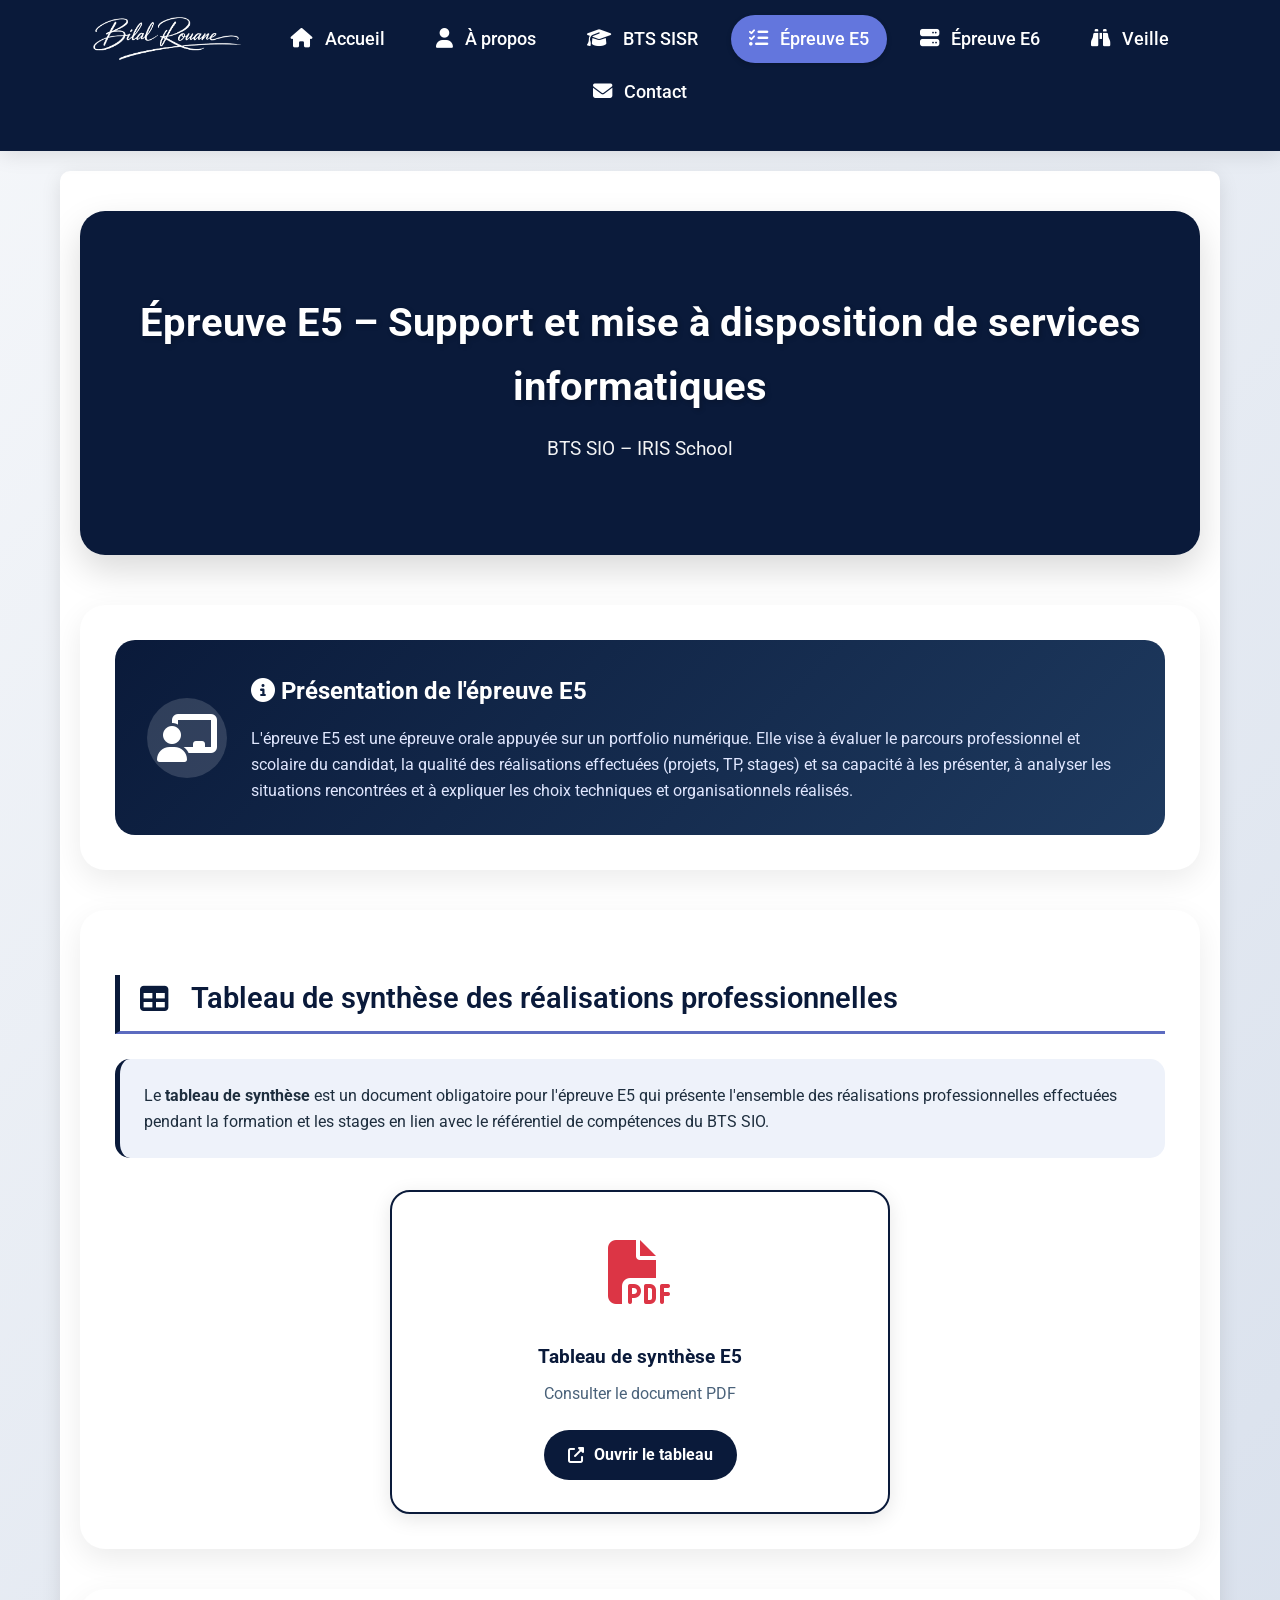
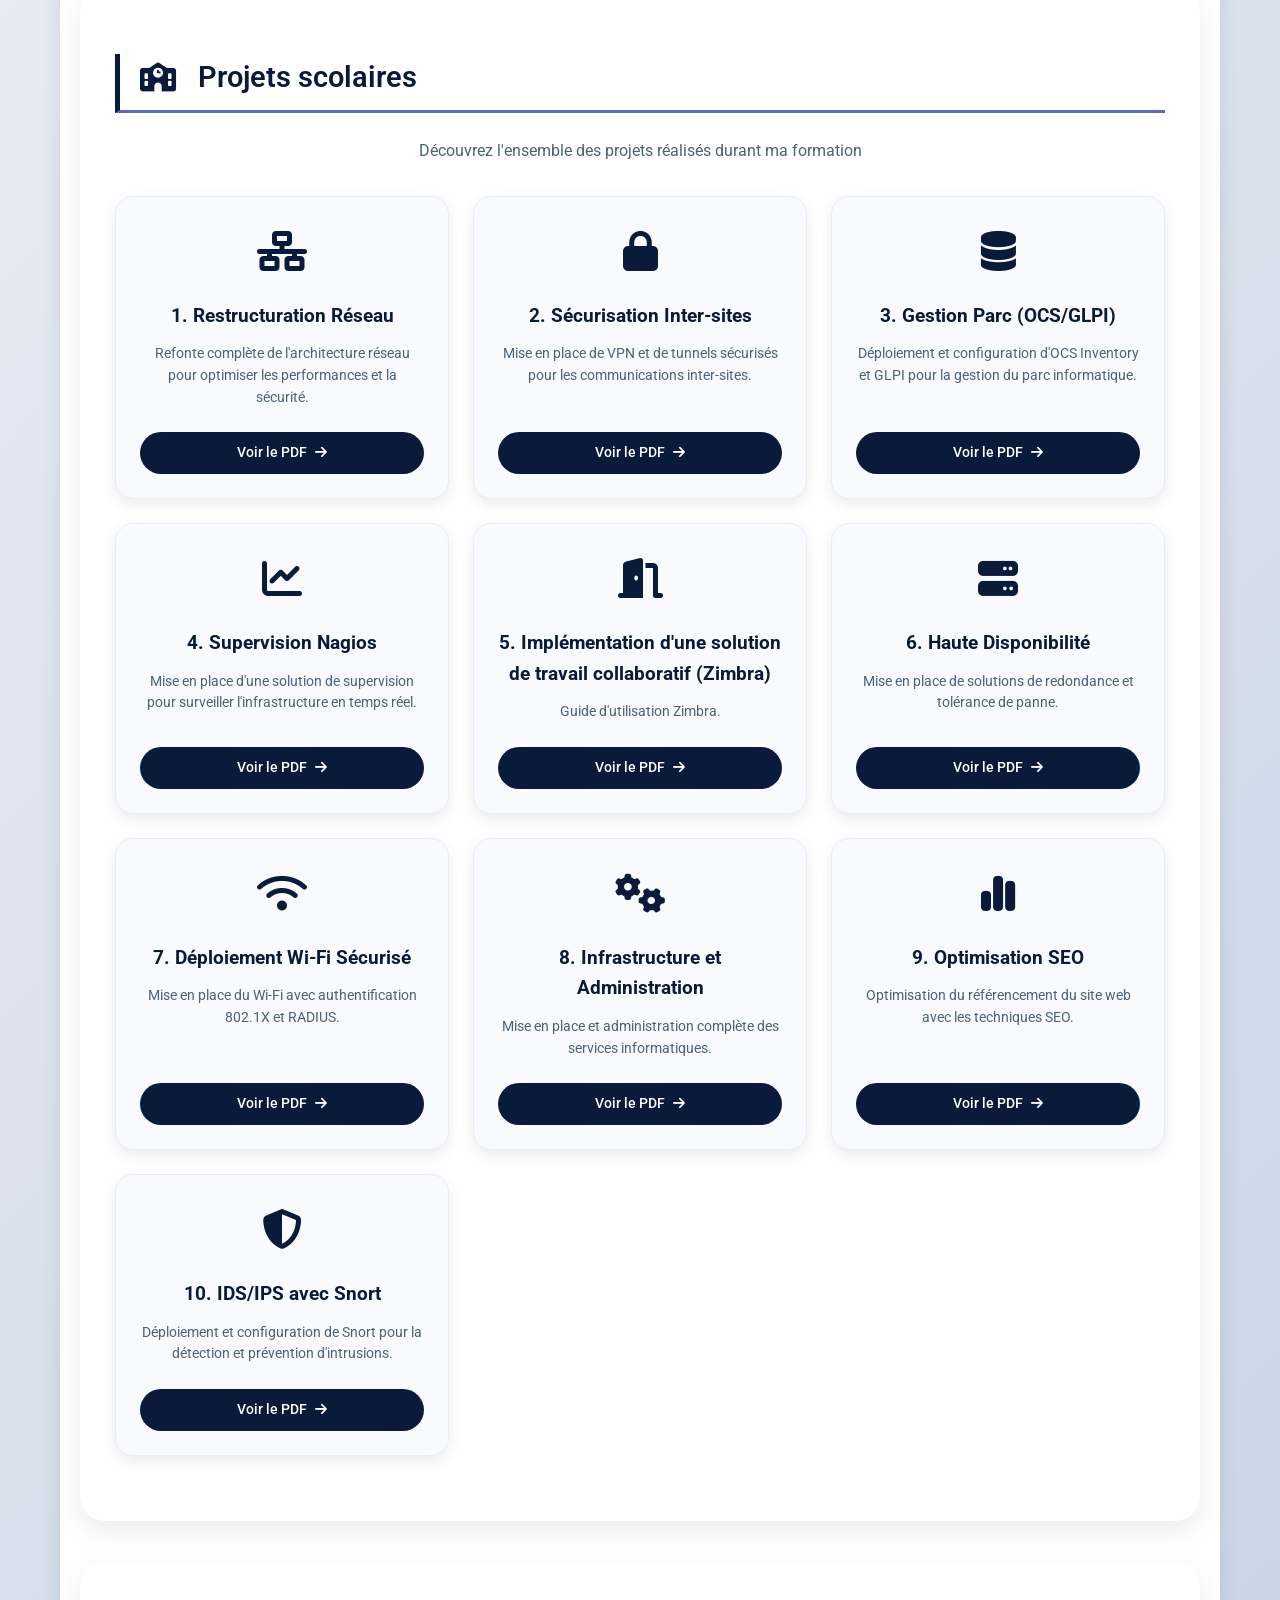
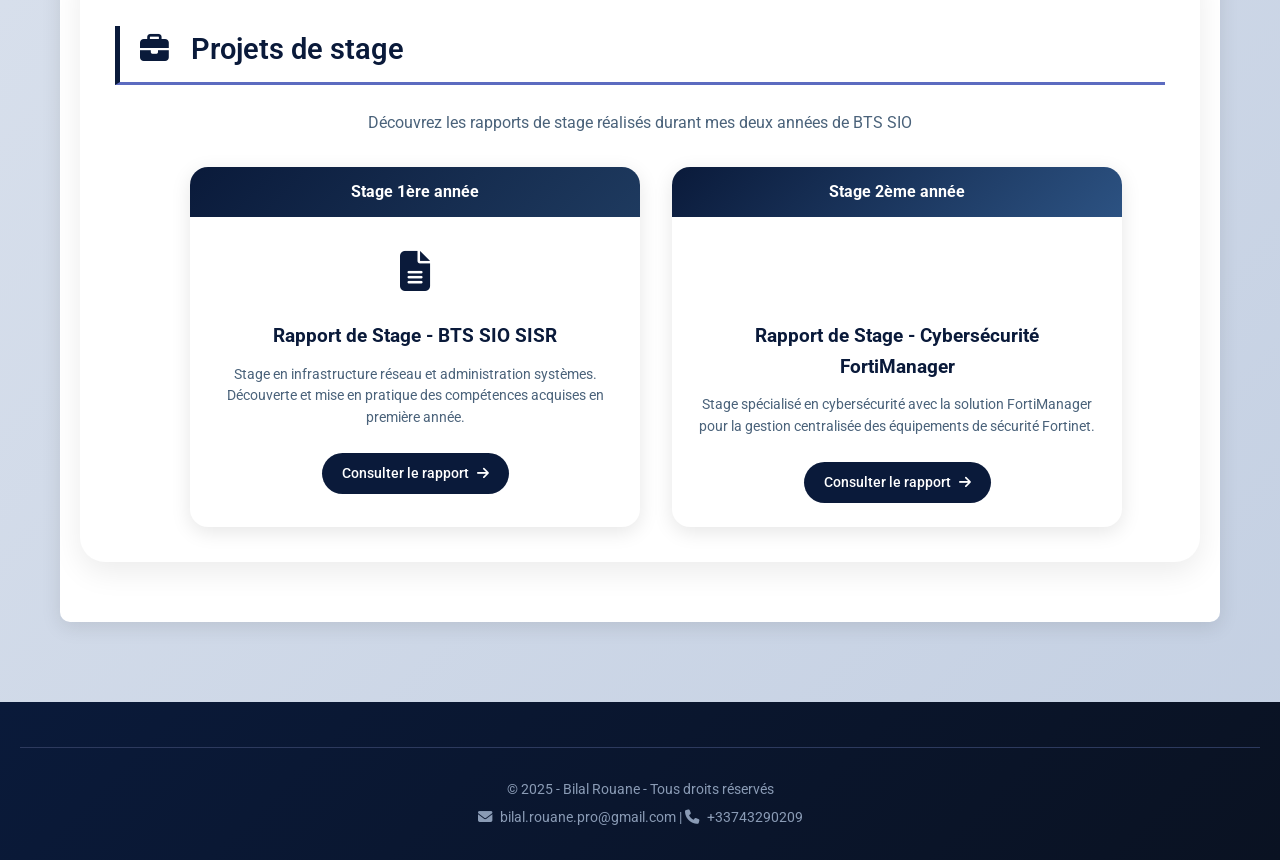
<file: e5.html>
<!DOCTYPE html>
<html lang="fr">
<head>
    <title>Épreuve E5 - Bilal Rouane</title>
    <link rel="stylesheet" href="CSS/index.css">
    <meta charset="utf-8">
    <meta name="viewport" content="width=device-width, initial-scale=1.0">
    <meta name="description" content="Épreuve E5 - Support et mise à disposition de services informatiques">
    
    <link rel="preconnect" href="https://fonts.googleapis.com">
    <link rel="preconnect" href="https://fonts.gstatic.com" crossorigin>
    <link href="https://fonts.googleapis.com/css2?family=Roboto:ital,wght@0,100..900;1,100..900&display=swap" rel="stylesheet">
    
    <link rel="icon" type="image/x-icon" href="Images/Photo pro.jpeg">
    <link rel="stylesheet" href="https://cdnjs.cloudflare.com/ajax/libs/font-awesome/6.4.0/css/all.min.css">
    
    <style>
        /* ===== STYLES GÉNÉRAUX ===== */
        * {
            margin: 0;
            padding: 0;
            box-sizing: border-box;
        }

        body {
            font-family: 'Roboto', sans-serif;
            background-color: #f0f2f8;
            color: #1a2a3a;
            line-height: 1.5;
        }

        .fond {
            background: linear-gradient(135deg, #f0f2f8 0%, #e8ecf5 100%);
            min-height: 100vh;
        }

        .contenu {
            max-width: 1400px;
            margin: 0 auto;
            padding: 20px;
        }

        /* ===== HEADER & NAVIGATION ===== */
        header {
            background: linear-gradient(135deg, #0a1a3a 0%, #0a1a3a 100%);
            box-shadow: 0 4px 20px rgba(0,0,0,0.1);
            position: sticky;
            top: 0;
            z-index: 100;
        }

        .menu {
            display: flex;
            justify-content: center;
            align-items: center;
            list-style: none;
            padding: 15px 20px;
            max-width: 1400px;
            margin: 0 auto;
            flex-wrap: wrap;
            gap: 5px;
        }

        .menu li {
            margin: 0 5px;
        }

        .menu li a {
            color: #ffffff;
            text-decoration: none;
            padding: 10px 18px;
            border-radius: 30px;
            font-weight: 500;
            transition: all 0.3s ease;
            display: inline-block;
        }

        .menu li a:hover {
            background-color: rgba(255,255,255,0.2);
            transform: translateY(-2px);
        }

        .nav-link.active {
            background: #0a1a3a;
            color: white;
            border-radius: 30px;
        }

        .logo img {
            height: 45px;
            vertical-align: middle;
        }

        /* ===== BANNIÈRE BLEU FONCÉ - TEXTE BLANC ===== */
        #titre-e5 {
            text-align: center;
            margin-bottom: 50px;
            padding: 50px 30px;
            background: #0a1a3a;
            background: linear-gradient(135deg, #0a1a3a 0%, #0a1a3a 100%);
            border-radius: 25px;
            color: white;
            box-shadow: 0 15px 35px rgba(0,0,0,0.15);
        }

        .page-titre {
            font-size: 2.5rem;
            margin-bottom: 15px;
            font-weight: 700;
            color: white;
            text-shadow: 2px 2px 5px rgba(0,0,0,0.2);
        }

        .page-sous-titre {
            font-size: 1.2rem;
            opacity: 0.95;
            color: white;
        }

        /* ===== SECTIONS ===== */
        .section-e5 {
            background: white;
            border-radius: 25px;
            padding: 35px;
            margin-bottom: 40px;
            box-shadow: 0 10px 30px rgba(0,0,0,0.08);
            transition: transform 0.3s ease;
        }

        .section-e5:hover {
            transform: translateY(-3px);
        }

        .section_titres {
            font-size: 1.8rem;
            color: #0a1a3a;
            border-left: 5px solid #0a1a3a;
            padding-left: 20px;
            margin-bottom: 25px;
            font-weight: 600;
        }

        .section_titres i {
            color: #0a1a3a;
            margin-right: 12px;
        }

        .section-description {
            text-align: center;
            color: #4a627a;
            margin-bottom: 2rem;
            font-size: 1rem;
        }

        /* ===== CARTE D'INTRODUCTION ===== */
        .intro-card {
            display: flex;
            gap: 1.5rem;
            background: linear-gradient(135deg, #0a1a3a 0%, #1e3a5f 100%);
            border-radius: 20px;
            padding: 2rem;
            margin-bottom: 0;
            color: white;
            align-items: center;
            flex-wrap: wrap;
        }

        .intro-icon {
            font-size: 3rem;
            background: rgba(255,255,255,0.15);
            width: 80px;
            height: 80px;
            display: flex;
            align-items: center;
            justify-content: center;
            border-radius: 50%;
        }

        .intro-text {
            flex: 1;
        }

        .intro-text h2 {
            margin-bottom: 1rem;
            font-size: 1.5rem;
            color: white;
        }

        .intro-text h2 i {
            color: white;
        }

        .intro-text p {
            line-height: 1.6;
            font-size: 1rem;
            color: #e0e7ff;
        }

        /* ===== TABLEAU DE SYNTHÈSE ===== */
        .synthese-intro {
            background: #eef2fa;
            padding: 1.5rem;
            border-radius: 15px;
            margin-bottom: 2rem;
            border-left: 5px solid #0a1a3a;
        }

        .synthese-intro p {
            margin: 0;
            line-height: 1.6;
            color: #1e2e3e;
        }

        .synthese-container {
            display: flex;
            justify-content: center;
        }

        .synthese-card-link {
            text-decoration: none;
            width: 100%;
            max-width: 500px;
        }

        .synthese-card {
            background: white;
            border-radius: 20px;
            padding: 2rem;
            text-align: center;
            box-shadow: 0 5px 20px rgba(0,0,0,0.1);
            transition: transform 0.3s ease, box-shadow 0.3s ease;
            border: 2px solid #0a1a3a;
        }

        .synthese-card:hover {
            transform: translateY(-5px);
            box-shadow: 0 15px 30px rgba(0,0,0,0.15);
        }

        .synthese-icon {
            font-size: 4rem;
            color: #dc3545;
            margin-bottom: 1rem;
        }

        .synthese-content h3 {
            color: #0a1a3a;
            margin-bottom: 0.5rem;
        }

        .synthese-content p {
            color: #4a627a;
            margin-bottom: 1.5rem;
        }

        .btn-synthese {
            display: inline-flex;
            align-items: center;
            gap: 10px;
            background: #0a1a3a;
            color: white;
            padding: 12px 24px;
            border-radius: 30px;
            font-weight: bold;
            transition: background 0.3s;
        }

        .btn-synthese:hover {
            background: #1e3a5f;
        }

        /* ===== GRILLE PROJETS ===== */
        .realisations-grid {
            display: grid;
            grid-template-columns: repeat(auto-fill, minmax(300px, 1fr));
            gap: 1.5rem;
        }

        .realisation-card-link {
            text-decoration: none;
            color: inherit;
        }

        .realisation-card {
            background: #f8fafd;
            border-radius: 18px;
            padding: 1.5rem;
            text-align: center;
            box-shadow: 0 5px 15px rgba(0,0,0,0.08);
            transition: transform 0.3s ease, box-shadow 0.3s ease;
            height: 100%;
            display: flex;
            flex-direction: column;
            border: 1px solid #e8edf5;
        }

        .realisation-card:hover {
            transform: translateY(-5px);
            box-shadow: 0 10px 25px rgba(0,0,0,0.12);
            border-color: #0a1a3a;
        }

        .realisation-icon {
            font-size: 2.5rem;
            color: #0a1a3a;
            margin-bottom: 1rem;
        }

        .realisation-card h3 {
            font-size: 1.2rem;
            margin-bottom: 0.75rem;
            color: #0a1a3a;
        }

        .realisation-card p {
            color: #4a627a;
            font-size: 0.9rem;
            line-height: 1.5;
            margin-bottom: 1.5rem;
            flex: 1;
        }

        .btn-pdf {
            display: inline-flex;
            align-items: center;
            justify-content: center;
            gap: 8px;
            background: #0a1a3a;
            color: white;
            padding: 10px 20px;
            border-radius: 25px;
            font-size: 0.85rem;
            font-weight: 500;
            transition: background 0.3s;
        }

        .btn-pdf:hover {
            background: #1e3a5f;
        }

        /* ===== STAGES ===== */
        .stages-container {
            display: flex;
            gap: 2rem;
            justify-content: center;
            flex-wrap: wrap;
        }

        .stage-card {
            text-decoration: none;
            color: inherit;
            flex: 1;
            min-width: 300px;
            max-width: 450px;
            border-radius: 18px;
            overflow: hidden;
            box-shadow: 0 5px 20px rgba(0,0,0,0.1);
            transition: transform 0.3s ease, box-shadow 0.3s ease;
            background: white;
        }

        .stage-card:hover {
            transform: translateY(-5px);
            box-shadow: 0 15px 30px rgba(0,0,0,0.15);
        }

        .stage-badge {
            padding: 12px 20px;
            font-weight: bold;
            text-align: center;
            font-size: 1rem;
        }

        .stage-1 .stage-badge {
            background: linear-gradient(135deg, #0a1a3a 0%, #1e3a5f 100%);
            color: white;
        }

        .stage-2 .stage-badge {
            background: linear-gradient(135deg, #0a1a3a 0%, #2c5282 100%);
            color: white;
        }

        .stage-content {
            padding: 1.5rem;
            text-align: center;
        }

        .stage-icon {
            font-size: 2.5rem;
            margin-bottom: 1rem;
        }

        .stage-1 .stage-icon { color: #0a1a3a; }
        .stage-2 .stage-icon { color: #0a1a3a; }

        .stage-card h3 {
            font-size: 1.2rem;
            margin-bottom: 0.75rem;
            color: #0a1a3a;
        }

        .stage-card p {
            color: #4a627a;
            font-size: 0.9rem;
            line-height: 1.5;
            margin-bottom: 1.5rem;
        }

        .btn-stage {
            display: inline-flex;
            align-items: center;
            justify-content: center;
            gap: 8px;
            background: #0a1a3a;
            color: white;
            padding: 10px 20px;
            border-radius: 25px;
            font-size: 0.85rem;
            font-weight: 500;
            transition: background 0.3s;
        }

        .stage-card:hover .btn-stage {
            background: #1e3a5f;
        }

        /* ===== FOOTER ===== */
        footer {
            background: linear-gradient(135deg, #0a1a3a, #0a1222);
            color: #e0e7ff;
            margin-top: 60px;
            padding: 45px 20px 25px;
        }

        .footer-bas {
            text-align: center;
            padding-top: 25px;
            border-top: 1px solid #2d3a5e;
            max-width: 1400px;
            margin: 0 auto;
        }

        .copyright p {
            color: #8a9bb5;
            margin: 5px 0;
        }

        /* ===== RESPONSIVE ===== */
        @media (max-width: 768px) {
            .page-titre {
                font-size: 1.8rem;
            }
            .section-e5 {
                padding: 20px;
            }
            .section_titres {
                font-size: 1.4rem;
            }
            .intro-card {
                flex-direction: column;
                text-align: center;
            }
            .realisations-grid {
                grid-template-columns: 1fr;
            }
            .stages-container {
                flex-direction: column;
                align-items: center;
            }
            .synthese-container {
                padding: 0 1rem;
            }
            .menu {
                flex-direction: column;
                gap: 8px;
            }
            .menu li a {
                display: block;
                width: 100%;
                text-align: center;
            }
        }
    </style>
</head>
<body class="fond">

    <header>
        <nav id="navigation" aria-label="Navigation principale">
            <ul class="menu">
                <li class="logo"><img src="Images/signature.png" id="signature" alt="Signature Bilal Rouane"></li>
                <li><a href="index.html" class="nav-link"><i class="fas fa-home"></i> Accueil</a></li>
                <li><a href="apropos.html" class="nav-link"><i class="fas fa-user"></i> À propos</a></li>
                <li><a href="btssisr.html" class="nav-link"><i class="fas fa-graduation-cap"></i> BTS SISR</a></li>
                <li><a href="e5.html" class="nav-link active"><i class="fas fa-tasks"></i> Épreuve E5</a></li>
                <li><a href="e6.html" class="nav-link"><i class="fas fa-server"></i> Épreuve E6</a></li>
                <li><a href="veille.html" class="nav-link"><i class="fas fa-binoculars"></i> Veille</a></li>
                <li><a href="contact.html" class="nav-link"><i class="fas fa-envelope"></i> Contact</a></li>
            </ul>
        </nav>
        <span id="saut_separateur"></span>
    </header>

    <main>
        <div class="contenu">
            <span id="saut_menu"></span>
            
            <!-- Titre principal - BANNIÈRE BLEU FONCÉ -->
            <section id="titre-e5">
                <h1 class="page-titre">Épreuve E5 – Support et mise à disposition de services informatiques</h1>
                <p class="page-sous-titre">BTS SIO – IRIS School</p>
            </section>

            <!-- Introduction de l'épreuve E5 -->
            <section id="introduction-e5" class="section-e5">
                <div class="intro-card">
                    <div class="intro-icon">
                        <i class="fas fa-chalkboard-user"></i>
                    </div>
                    <div class="intro-text">
                        <h2><i class="fas fa-info-circle"></i> Présentation de l'épreuve E5</h2>
                        <p>L'épreuve E5 est une épreuve orale appuyée sur un portfolio numérique. Elle vise à évaluer le parcours professionnel et scolaire du candidat, la qualité des réalisations effectuées (projets, TP, stages) et sa capacité à les présenter, à analyser les situations rencontrées et à expliquer les choix techniques et organisationnels réalisés.</p>
                    </div>
                </div>
            </section>

            <!-- Tableau de synthèse (PREMIER) -->
            <section id="tableau-synthese" class="section-e5">
                <h2 class="section_titres"><i class="fas fa-table"></i> Tableau de synthèse des réalisations professionnelles</h2>
                
                <div class="synthese-intro">
                    <p>Le <strong>tableau de synthèse</strong> est un document obligatoire pour l'épreuve E5 qui présente l'ensemble des réalisations professionnelles effectuées pendant la formation et les stages en lien avec le référentiel de compétences du BTS SIO.</p>
                </div>

                <div class="synthese-container">
                    <a href="projet/synthese.pdf" target="_blank" class="synthese-card-link">
                        <div class="synthese-card">
                            <div class="synthese-icon">
                                <i class="fas fa-file-pdf"></i>
                            </div>
                            <div class="synthese-content">
                                <h3>Tableau de synthèse E5</h3>
                                <p>Consulter le document PDF</p>
                                <div class="btn-synthese">
                                    <i class="fas fa-external-link-alt"></i> Ouvrir le tableau
                                </div>
                            </div>
                        </div>
                    </a>
                </div>
            </section>

            <!-- Projets scolaires -->
            <section id="projets-scolaires" class="section-e5">
                <h2 class="section_titres"><i class="fas fa-school"></i> Projets scolaires</h2>
                <p class="section-description">Découvrez l'ensemble des projets réalisés durant ma formation</p>
                
                <div class="realisations-grid">
                    <a href="projet/Restructuration de l'infrastructure.pdf" target="_blank" class="realisation-card-link">
                        <div class="realisation-card">
                            <div class="realisation-icon"><i class="fas fa-network-wired"></i></div>
                            <h3>1. Restructuration Réseau</h3>
                            <p>Refonte complète de l'architecture réseau pour optimiser les performances et la sécurité.</p>
                            <div class="btn-pdf">Voir le PDF <i class="fas fa-arrow-right"></i></div>
                        </div>
                    </a>

                    <a href="projet/Sécurisation des communication entre sites.pdf" target="_blank" class="realisation-card-link">
                        <div class="realisation-card">
                            <div class="realisation-icon"><i class="fas fa-lock"></i></div>
                            <h3>2. Sécurisation Inter-sites</h3>
                            <p>Mise en place de VPN et de tunnels sécurisés pour les communications inter-sites.</p>
                            <div class="btn-pdf">Voir le PDF <i class="fas fa-arrow-right"></i></div>
                        </div>
                    </a>

                    <a href="projet/Gestion et administration.pdf" target="_blank" class="realisation-card-link">
                        <div class="realisation-card">
                            <div class="realisation-icon"><i class="fas fa-database"></i></div>
                            <h3>3. Gestion Parc (OCS/GLPI)</h3>
                            <p>Déploiement et configuration d'OCS Inventory et GLPI pour la gestion du parc informatique.</p>
                            <div class="btn-pdf">Voir le PDF <i class="fas fa-arrow-right"></i></div>
                        </div>
                    </a>

                    <a href="projet/Supervision de l'infrastructure.pdf" target="_blank" class="realisation-card-link">
                        <div class="realisation-card">
                            <div class="realisation-icon"><i class="fas fa-chart-line"></i></div>
                            <h3>4. Supervision Nagios</h3>
                            <p>Mise en place d'une solution de supervision pour surveiller l'infrastructure en temps réel.</p>
                            <div class="btn-pdf">Voir le PDF <i class="fas fa-arrow-right"></i></div>
                        </div>
                    </a>

                    <a href="projet/zimbra.pdf" target="_blank" class="realisation-card-link">
                        <div class="realisation-card">
                            <div class="realisation-icon"><i class="fas fa-door-open"></i></div>
                            <h3>5. Implémentation d'une solution de travail collaboratif (Zimbra)</h3>
                            <p>Guide d'utilisation Zimbra.</p>
                            <div class="btn-pdf">Voir le PDF <i class="fas fa-arrow-right"></i></div>
                        </div>
                    </a>

                    <a href="projet/Redondance et tolérance de panne.pdf" target="_blank" class="realisation-card-link">
                        <div class="realisation-card">
                            <div class="realisation-icon"><i class="fas fa-server"></i></div>
                            <h3>6. Haute Disponibilité</h3>
                            <p>Mise en place de solutions de redondance et tolérance de panne.</p>
                            <div class="btn-pdf">Voir le PDF <i class="fas fa-arrow-right"></i></div>
                        </div>

                    <a href="projet/Mise en place du Wi-Fi.pdf" target="_blank" class="realisation-card-link">
                        <div class="realisation-card">
                            <div class="realisation-icon"><i class="fas fa-wifi"></i></div>
                            <h3>7. Déploiement Wi-Fi Sécurisé</h3>
                            <p>Mise en place du Wi-Fi avec authentification 802.1X et RADIUS.</p>
                            <div class="btn-pdf">Voir le PDF <i class="fas fa-arrow-right"></i></div>
                        </div>
                    </a>

                    <a href="projet/Mise en place et administration des services informatiques.pdf" target="_blank" class="realisation-card-link">
                        <div class="realisation-card">
                            <div class="realisation-icon"><i class="fas fa-cogs"></i></div>
                            <h3>8. Infrastructure et Administration</h3>
                            <p>Mise en place et administration complète des services informatiques.</p>
                            <div class="btn-pdf">Voir le PDF <i class="fas fa-arrow-right"></i></div>
                        </div>
                    </a>

                    <a href="projet/Optimiser le référencement.pdf" target="_blank" class="realisation-card-link">
                        <div class="realisation-card">
                            <div class="realisation-icon"><i class="fas fa-chart-simple"></i></div>
                            <h3>9. Optimisation SEO</h3>
                            <p>Optimisation du référencement du site web avec les techniques SEO.</p>
                            <div class="btn-pdf">Voir le PDF <i class="fas fa-arrow-right"></i></div>
                        </div>
                    </a>
                    <a href="projet/Sécurisation de l'infrastructure.pdf" target="_blank" class="realisation-card-link">
                        <div class="realisation-card">
                            <div class="realisation-icon"><i class="fas fa-shield-alt"></i></div>
                            <h3>10. IDS/IPS avec Snort</h3>
                            <p>Déploiement et configuration de Snort pour la détection et prévention d'intrusions.</p>
                            <div class="btn-pdf">Voir le PDF <i class="fas fa-arrow-right"></i></div>
                        
                </div>
            </section>

            <!-- Projets de stage -->
            <section id="stages" class="section-e5">
                <h2 class="section_titres"><i class="fas fa-briefcase"></i> Projets de stage</h2>
                <p class="section-description">Découvrez les rapports de stage réalisés durant mes deux années de BTS SIO</p>
                
                <div class="stages-container">
                    <a href="projet/stage 1 .pdf" target="_blank" class="stage-card stage-1">
                        <div class="stage-badge">Stage 1ère année</div>
                        <div class="stage-content">
                            <div class="stage-icon"><i class="fas fa-file-alt"></i></div>
                            <h3>Rapport de Stage - BTS SIO SISR</h3>
                            <p>Stage en infrastructure réseau et administration systèmes. Découverte et mise en pratique des compétences acquises en première année.</p>
                            <div class="btn-stage">Consulter le rapport <i class="fas fa-arrow-right"></i></div>
                        </div>
                    </a>

                    <a href="projet/stage 2 .pdf" target="_blank" class="stage-card stage-2">
                        <div class="stage-badge">Stage 2ème année</div>
                        <div class="stage-content">
                            <div class="stage-icon"><i class="fas fa-shield-haltered"></i></div>
                            <h3>Rapport de Stage - Cybersécurité FortiManager</h3>
                            <p>Stage spécialisé en cybersécurité avec la solution FortiManager pour la gestion centralisée des équipements de sécurité Fortinet.</p>
                            <div class="btn-stage">Consulter le rapport <i class="fas fa-arrow-right"></i></div>
                        </div>
                    </a>
                </div>
            </section>
        </div>
    </main>

    <footer>
        <div class="footer-bas">
            <div class="copyright">
                <p>© 2025 - Bilal Rouane - Tous droits réservés</p>
                <p><i class="fas fa-envelope"></i> bilal.rouane.pro@gmail.com | <i class="fas fa-phone"></i> +33743290209</p>
            </div>
        </div>
    </footer>

    <script>
        // Script pour mettre en surbrillance la page active
        document.addEventListener('DOMContentLoaded', function() {
            const currentPage = window.location.pathname.split('/').pop();
            const navLinks = document.querySelectorAll('.nav-link');
            
            navLinks.forEach(link => {
                if (link.getAttribute('href') === currentPage || 
                    (currentPage === '' && link.getAttribute('href') === 'index.html')) {
                    link.classList.add('active');
                } else {
                    link.classList.remove('active');
                }
            });
        });
    </script>
    
</body>
</html>
</file>
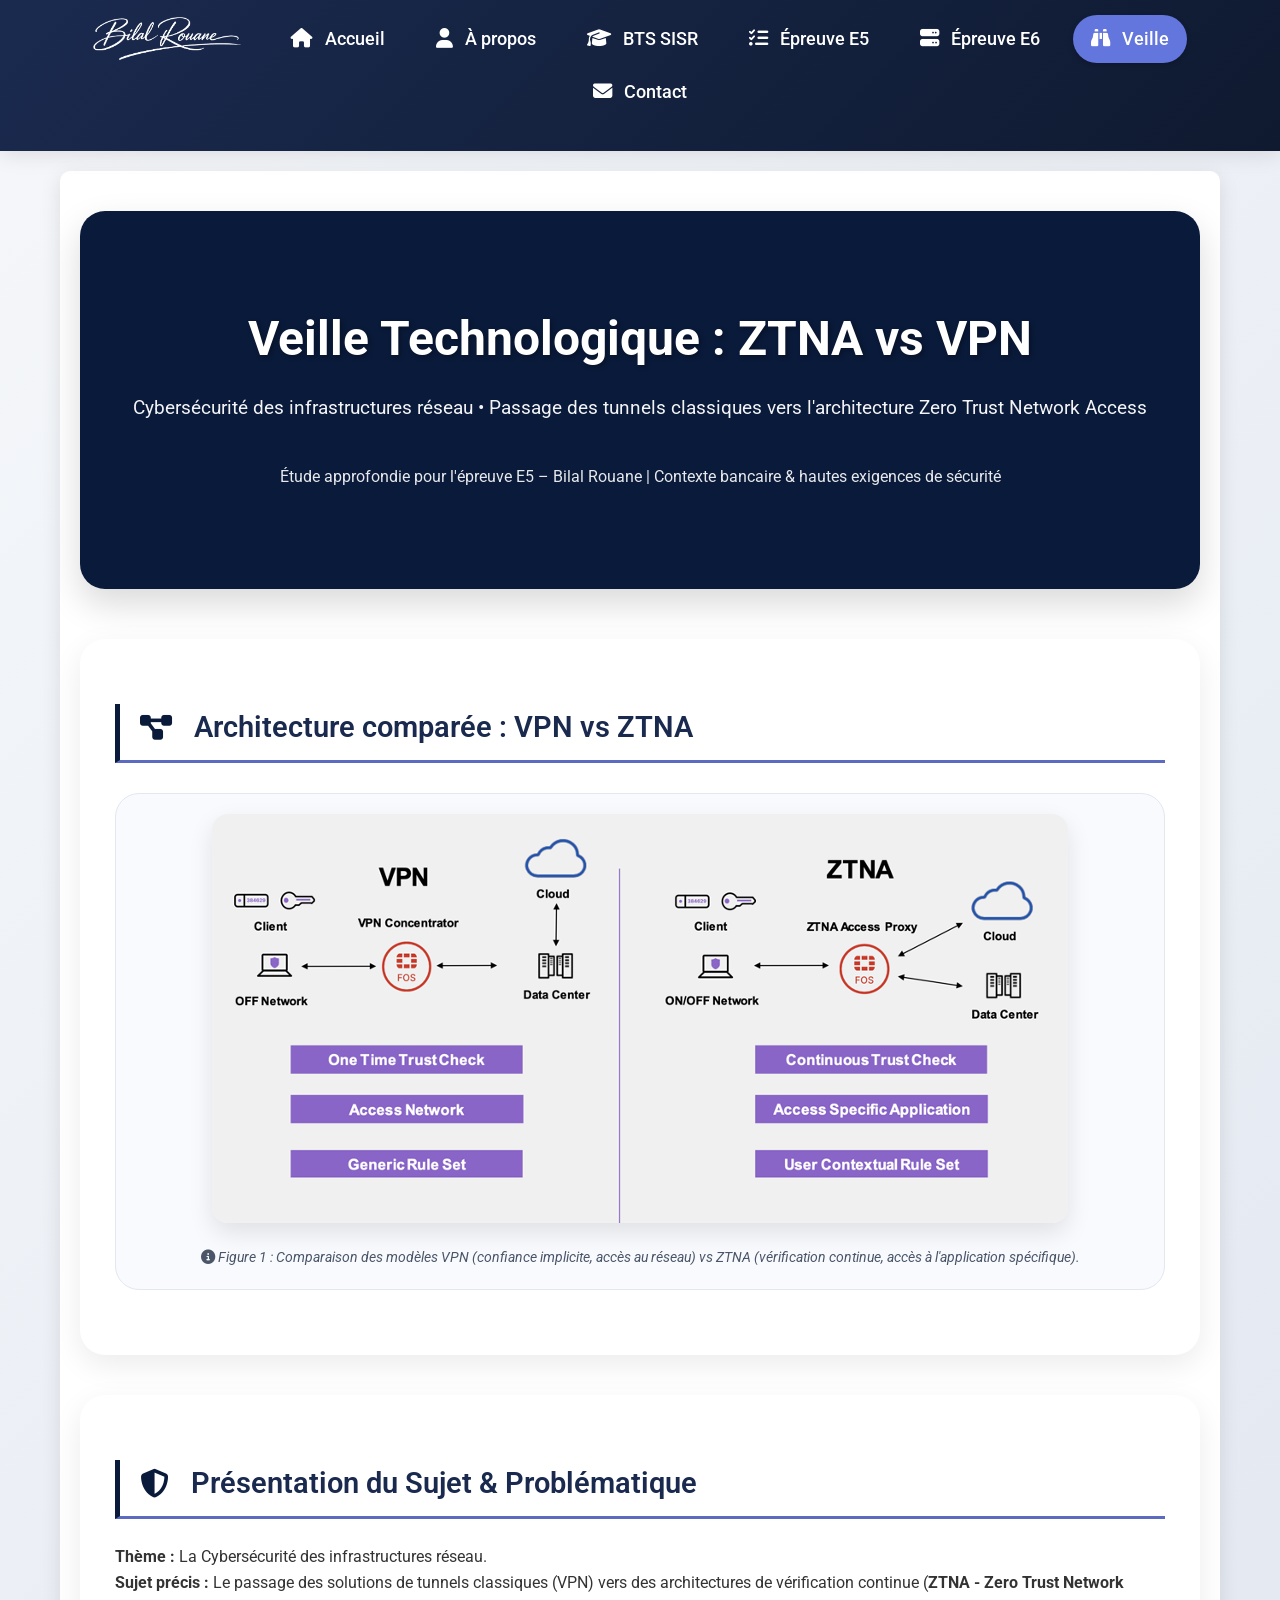
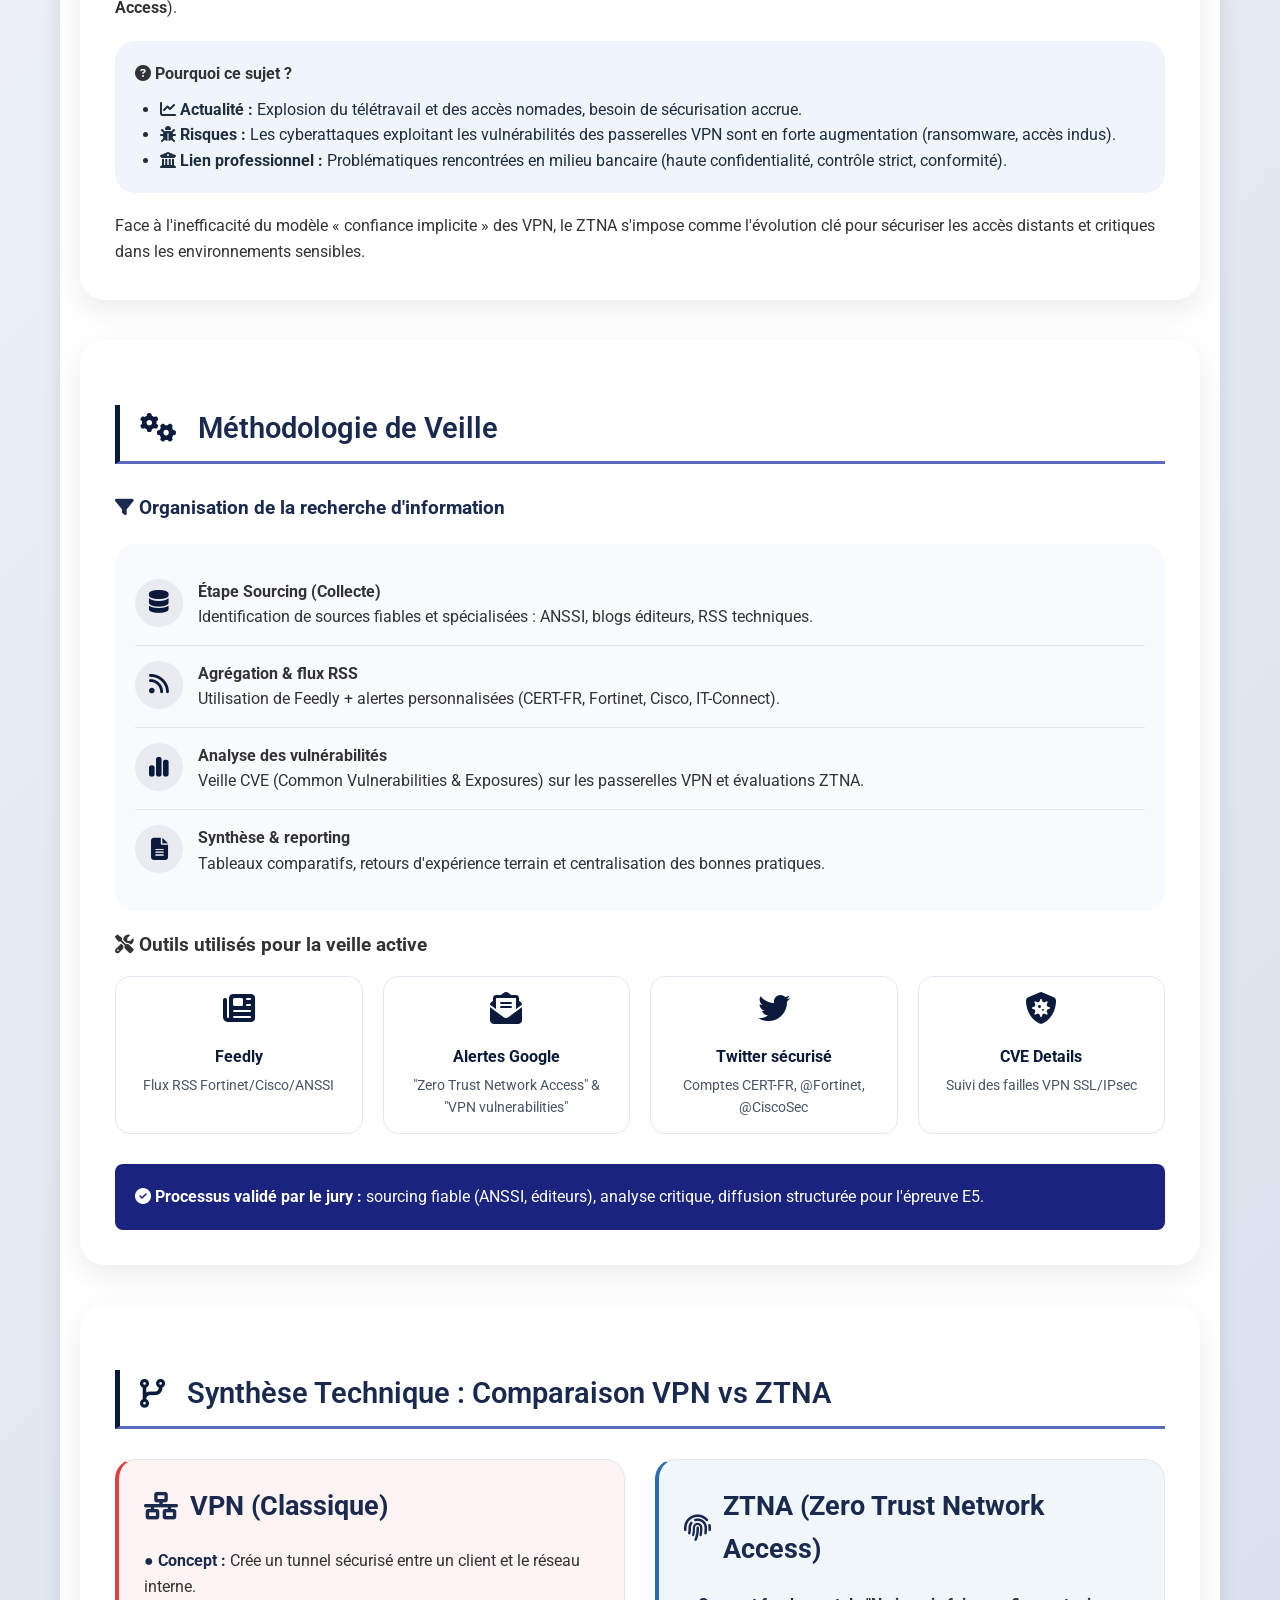
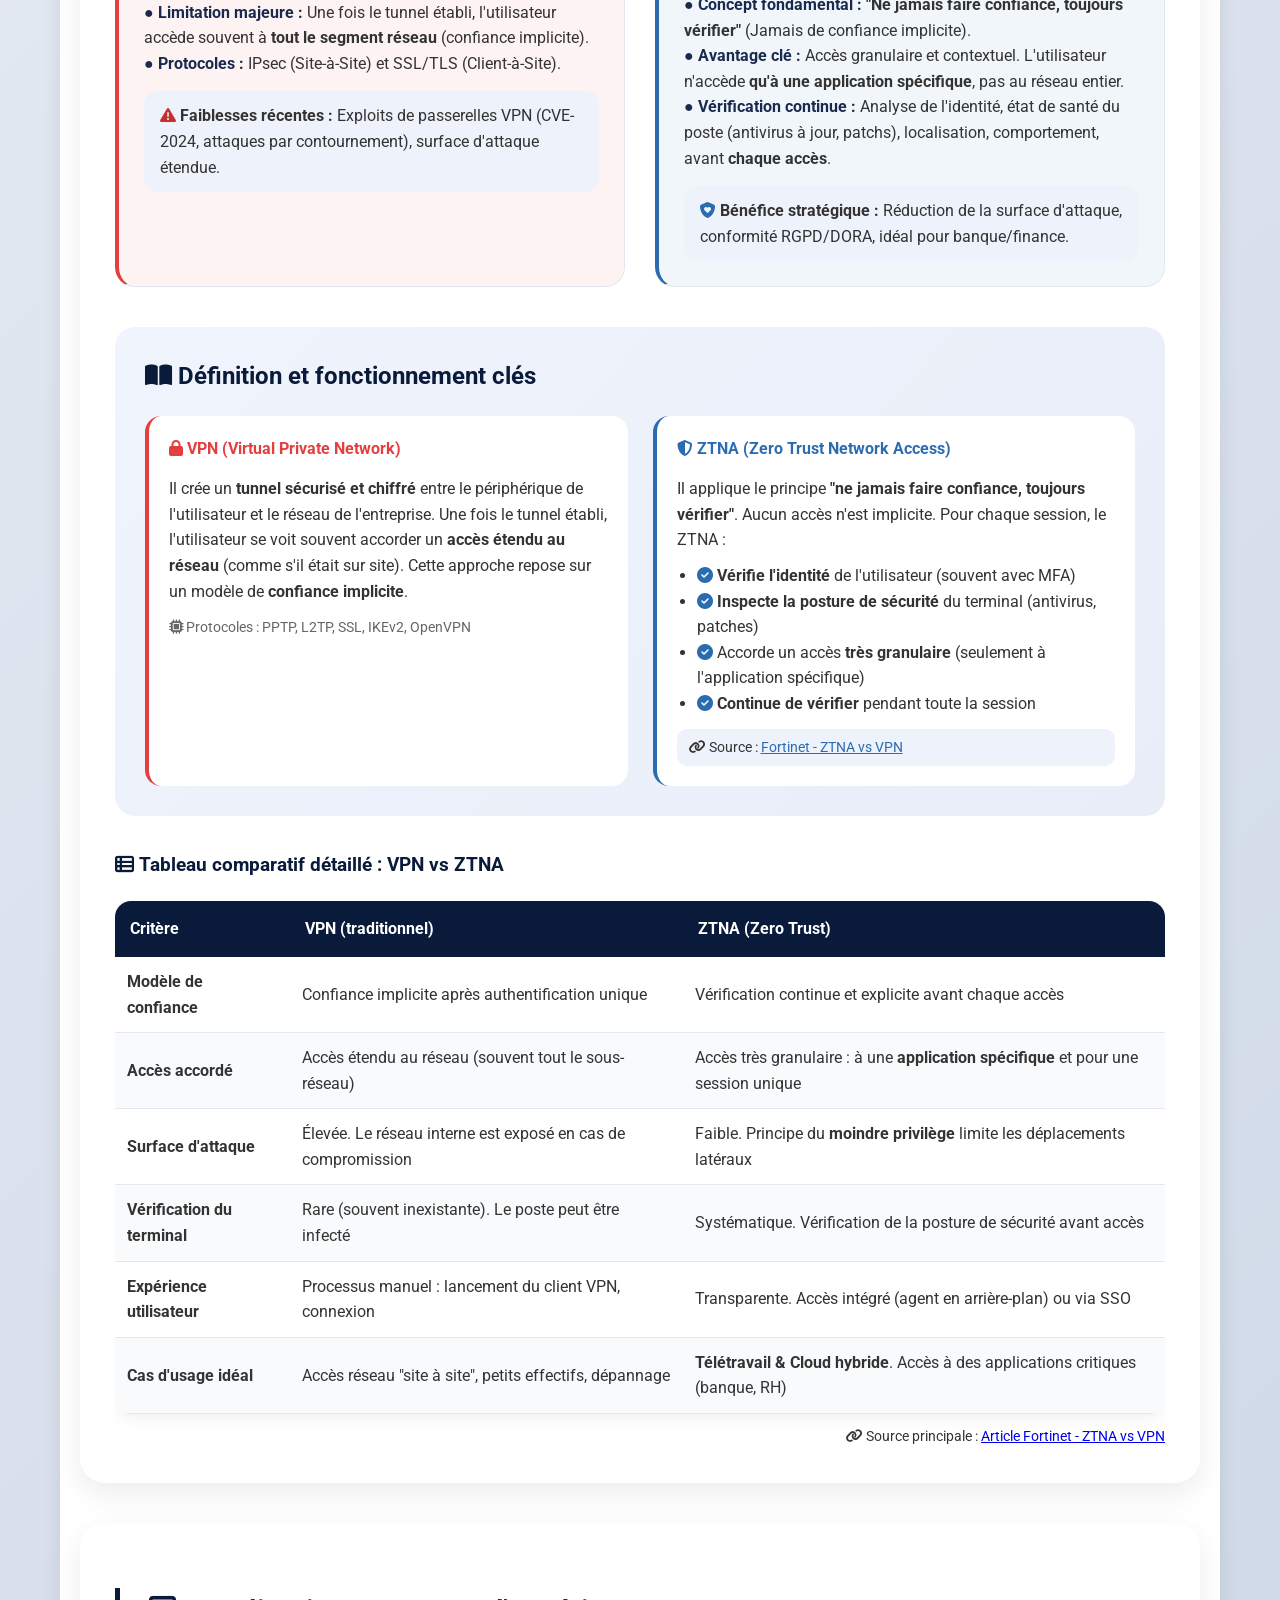
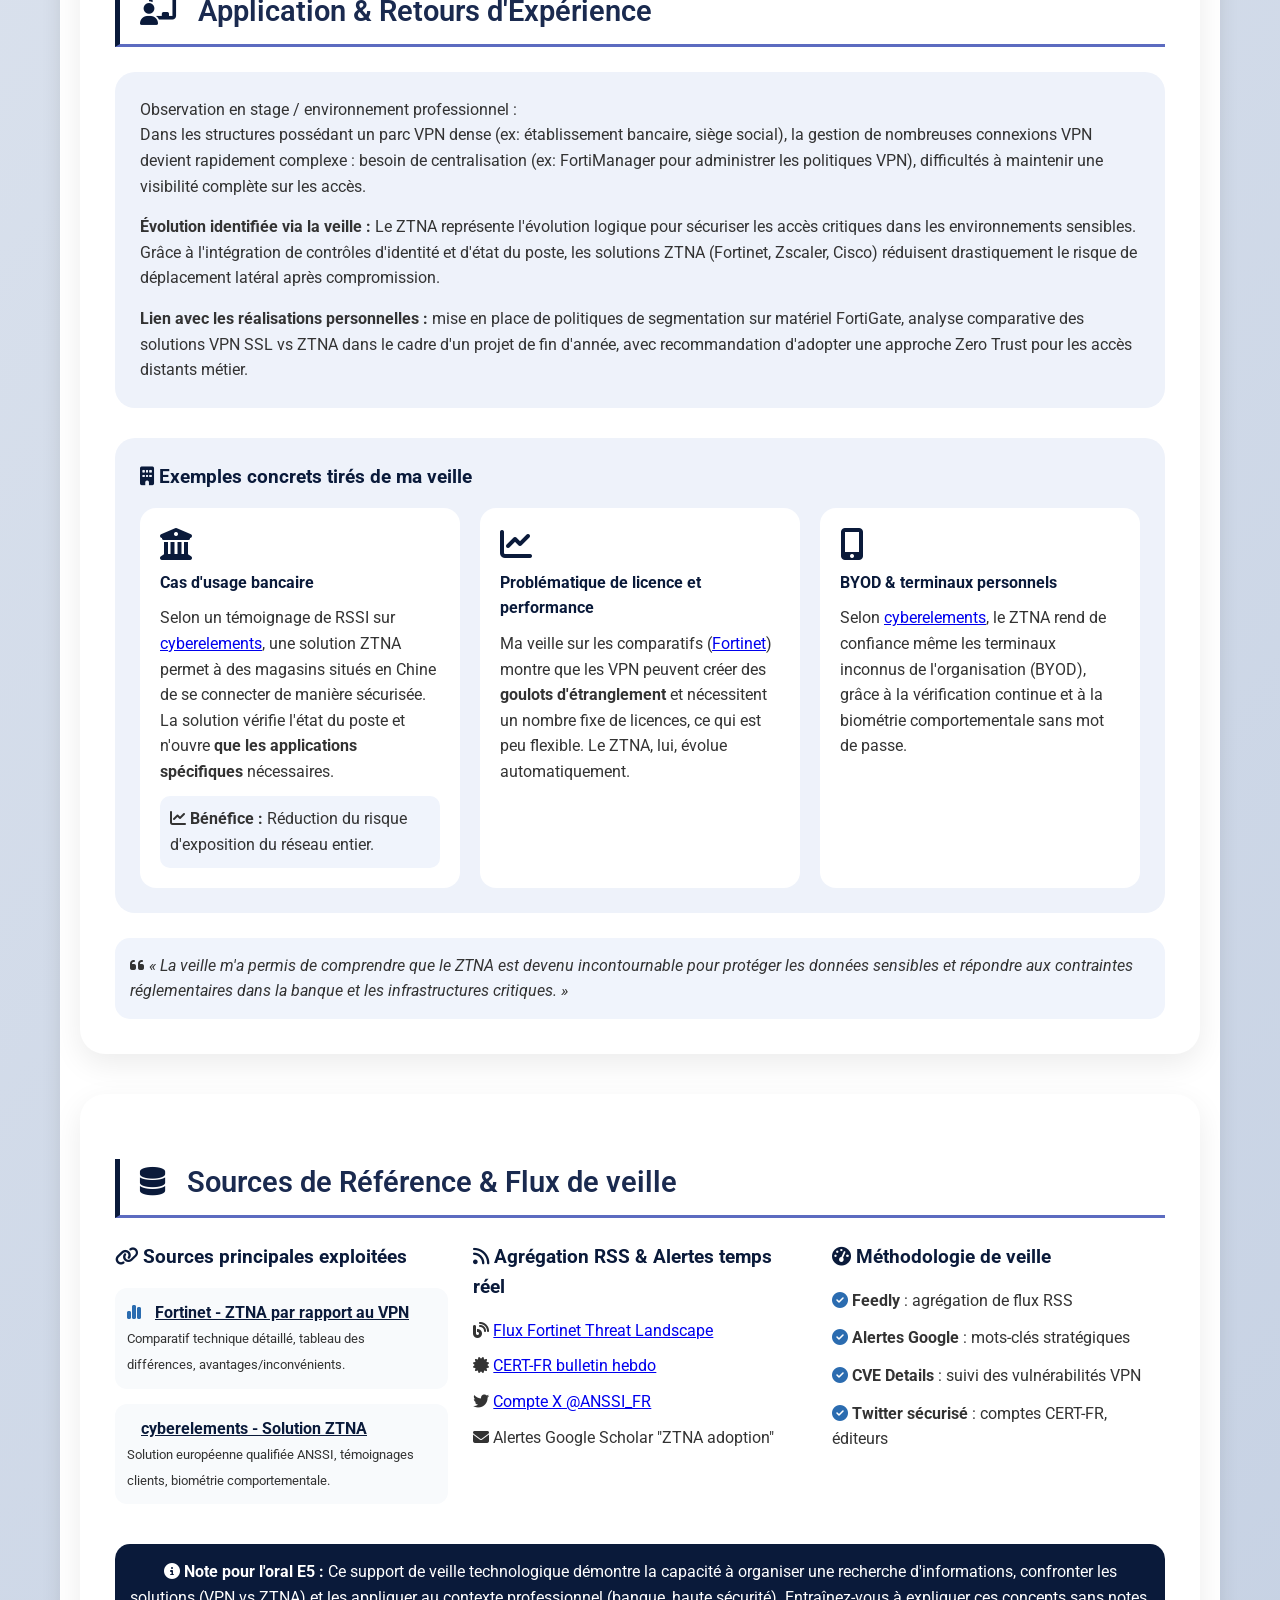
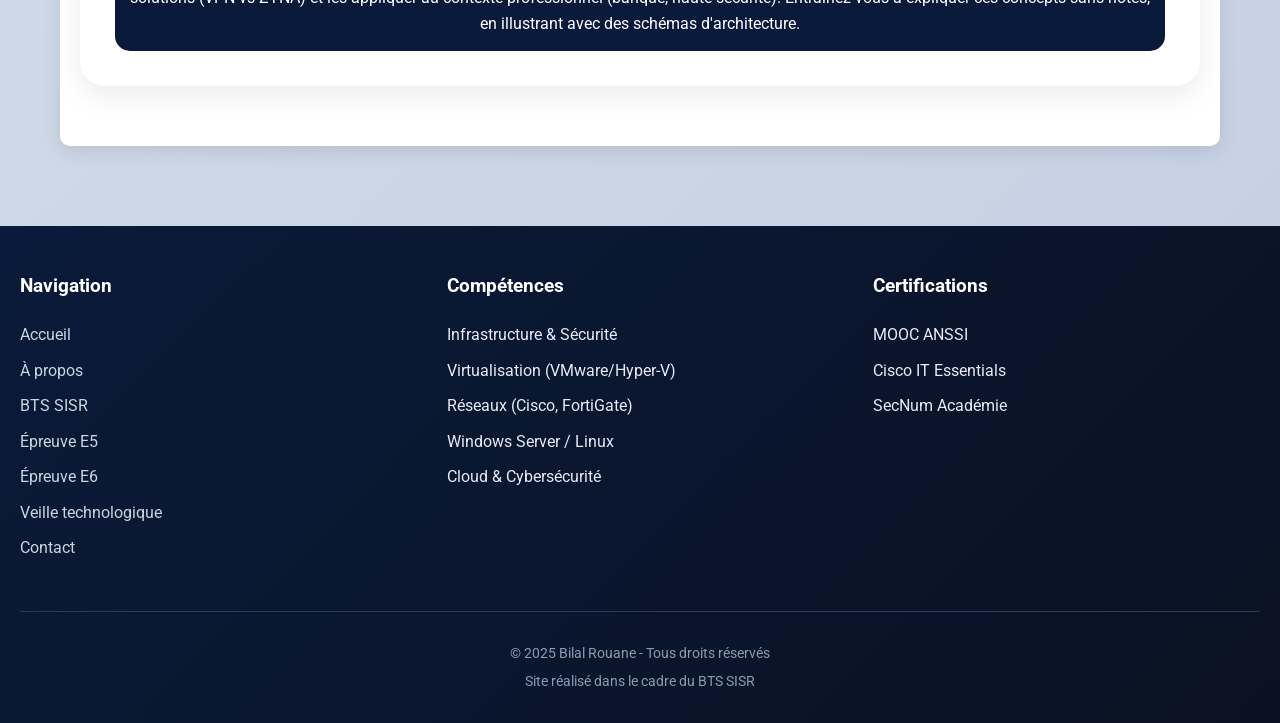
<file: veille.html>
<!DOCTYPE html>
<html lang="fr">
<head>
    <title>Veille Technologique - ZTNA vs VPN | Bilal Rouane</title>
    <link rel="stylesheet" href="CSS/index.css">
    <meta charset="utf-8">
    <meta name="viewport" content="width=device-width, initial-scale=1.0">
    <meta name="description" content="Veille technologique sur la cybersécurité des infrastructures réseau : passage des VPN classiques vers l'architecture Zero Trust Network Access (ZTNA). Sujet BTS SISR - Bilal Rouane.">
   
    <link rel="preconnect" href="https://fonts.googleapis.com">
    <link rel="preconnect" href="https://fonts.gstatic.com" crossorigin>
    <link href="https://fonts.googleapis.com/css2?family=Roboto:ital,wght@0,100..900;1,100..900&display=swap" rel="stylesheet">
   
    <link rel="icon" type="image/x-icon" href="Images/Photo pro.jpeg">
    <link rel="stylesheet" href="https://cdnjs.cloudflare.com/ajax/libs/font-awesome/6.4.0/css/all.min.css">
   
    <style>
        /* ===== STYLES GÉNÉRAUX AVEC MEILLEUR CONTRASTE ===== */
        * {
            margin: 0;
            padding: 0;
            box-sizing: border-box;
        }

        body {
            font-family: 'Roboto', sans-serif;
            background-color: #f0f2f8;
            color: #1a2a3a;
            line-height: 1.5;
        }

        .fond {
            background-color: #f0f2f8;
        }

        .contenu {
            max-width: 1400px;
            margin: 0 auto;
            padding: 20px;
        }

        /* Header & Navigation */
        header {
            background: linear-gradient(135deg, #1a2a4f 0%, #0f1a30 100%);
            box-shadow: 0 4px 20px rgba(0,0,0,0.1);
            position: sticky;
            top: 0;
            z-index: 100;
        }

        .menu {
            display: flex;
            justify-content: center;
            align-items: center;
            list-style: none;
            padding: 15px 20px;
            max-width: 1400px;
            margin: 0 auto;
            flex-wrap: wrap;
            gap: 5px;
        }

        .menu li {
            margin: 0 5px;
        }

        .menu li a {
            color: #ffffff;
            text-decoration: none;
            padding: 10px 18px;
            border-radius: 30px;
            font-weight: 500;
            transition: all 0.3s ease;
            display: inline-block;
        }

        .menu li a:hover {
            background-color: rgba(255,255,255,0.2);
            transform: translateY(-2px);
        }

        .nav-link.active {
            background: #667eea;
            color: white;
            border-radius: 30px;
        }

        .logo img {
            height: 45px;
            vertical-align: middle;
        }

        /* ===== BANNIÈRE BLEU FONCÉ + TEXTE BLANC ===== */
        #titre-veille {
            text-align: center;
            margin-bottom: 50px;
            padding: 60px 30px;
            background: #0a1a3a;
            background: linear-gradient(135deg, #0a1a3a 0%, #0a1a3a 100%);
            border-radius: 25px;
            color: white;
            box-shadow: 0 15px 35px rgba(0,0,0,0.15);
        }

        .page-titre {
            font-size: 3rem;
            margin-bottom: 15px;
            font-weight: 700;
            text-shadow: 2px 2px 5px rgba(0,0,0,0.3);
            color: white;
        }

        .page-sous-titre {
            font-size: 1.2rem;
            opacity: 0.95;
            font-weight: 400;
            color: white;
        }

        /* Sections de veille */
        .section-veille {
            background: white;
            border-radius: 25px;
            padding: 35px;
            margin-bottom: 40px;
            box-shadow: 0 10px 30px rgba(0,0,0,0.08);
            transition: transform 0.3s ease;
        }

        .section-veille:hover {
            transform: translateY(-5px);
        }

        .section_titres {
            font-size: 1.8rem;
            color: #1a2a4f;
            border-left: 5px solid #0a1a3a;
            padding-left: 20px;
            margin-bottom: 25px;
            font-weight: 600;
        }

        .section_titres i {
            color: #0a1a3a;
            margin-right: 12px;
        }

        /* Grille comparaison VPN / ZTNA */
        .comparaison-grid {
            display: grid;
            grid-template-columns: 1fr 1fr;
            gap: 30px;
            margin: 30px 0 20px;
        }

        @media (max-width: 768px) {
            .comparaison-grid {
                grid-template-columns: 1fr;
            }
        }

        .card-tech {
            background: #f9fbfe;
            border-radius: 20px;
            padding: 25px;
            border: 1px solid #e2e8f0;
            transition: all 0.2s;
        }

        .card-tech h3 {
            font-size: 1.7rem;
            margin-bottom: 20px;
            display: flex;
            align-items: center;
            gap: 12px;
            color: #1a2a4f;
        }

        .badge-vpn {
            background: #e53e3e10;
            border-left: 4px solid #e53e3e;
        }
        .badge-ztna {
            background: #2b6cb010;
            border-left: 4px solid #2b6cb0;
        }

        .concept {
            font-weight: 700;
            color: #1a2a4f;
            margin: 15px 0 8px 0;
        }

        .avantage {
            background: #eef2fa;
            padding: 12px 16px;
            border-radius: 14px;
            margin-top: 15px;
        }

        /* méthodologie spécifique */
        .methodo-sourcing {
            background: #f8fafd;
            border-radius: 20px;
            padding: 20px;
            margin-top: 20px;
        }
        .sourcing-item {
            display: flex;
            gap: 15px;
            align-items: flex-start;
            padding: 15px 0;
            border-bottom: 1px solid #e2e8f0;
        }
        .sourcing-item:last-child {
            border-bottom: none;
        }
        .sourcing-icon {
            width: 48px;
            height: 48px;
            background: #0a1a3a10;
            border-radius: 50%;
            display: flex;
            align-items: center;
            justify-content: center;
            font-size: 1.4rem;
            color: #0a1a3a;
        }
       
        .retour-box {
            background: #eef2fa;
            border-radius: 20px;
            padding: 25px;
            margin: 25px 0 0;
        }

        .outils-grid {
            display: grid;
            grid-template-columns: repeat(auto-fit, minmax(200px, 1fr));
            gap: 20px;
            margin-top: 15px;
        }
        .outil {
            background: white;
            padding: 15px;
            border-radius: 15px;
            text-align: center;
            border: 1px solid #e2e8f0;
        }
        .outil i {
            font-size: 2rem;
            color: #0a1a3a;
            margin-bottom: 10px;
        }
        .outil h4 {
            margin: 10px 0 5px;
            color: #0a1a3a;
        }
        .outil p {
            font-size: 0.85rem;
            color: #4a5568;
        }

        /* Style pour l'image d'architecture */
        .architecture-image {
            text-align: center;
            margin: 30px 0;
            background: #f8fafd;
            border-radius: 24px;
            padding: 20px;
            border: 1px solid #e2e8f0;
        }
        .architecture-image img {
            max-width: 100%;
            height: auto;
            border-radius: 16px;
            box-shadow: 0 10px 25px rgba(0,0,0,0.1);
        }
        .legende-image {
            margin-top: 15px;
            font-size: 0.9rem;
            color: #4a5568;
            font-style: italic;
        }

        /* Nouvelles cartes d'informations enrichies */
        .info-grille {
            display: grid;
            grid-template-columns: repeat(auto-fit, minmax(280px, 1fr));
            gap: 25px;
            margin: 30px 0;
        }
        .info-carte {
            background: #ffffff;
            border-radius: 20px;
            padding: 20px;
            border: 1px solid #e2e8f0;
            transition: all 0.2s;
            box-shadow: 0 4px 12px rgba(0,0,0,0.03);
        }
        .info-carte:hover {
            transform: translateY(-3px);
            box-shadow: 0 8px 20px rgba(0,0,0,0.08);
        }
        .info-carte h4 {
            color: #0a1a3a;
            font-size: 1.3rem;
            margin-bottom: 15px;
            display: flex;
            align-items: center;
            gap: 10px;
        }
        .stat-chiffre {
            font-size: 2rem;
            font-weight: 700;
            color: #2b6cb0;
            margin: 15px 0;
        }
        .alerte-risque {
            background: #fff5f0;
            border-left: 4px solid #e53e3e;
            padding: 15px;
            border-radius: 12px;
            margin: 15px 0;
        }

        footer {
            background: linear-gradient(135deg, #0a1a3a, #0a1222);
            color: #e0e7ff;
            margin-top: 60px;
            padding: 45px 20px 25px;
        }

        .footer-contenu {
            max-width: 1400px;
            margin: 0 auto;
            display: grid;
            grid-template-columns: repeat(auto-fit, minmax(250px, 1fr));
            gap: 40px;
            margin-bottom: 40px;
        }

        .footer-titre {
            color: white;
            margin-bottom: 20px;
            font-size: 1.2rem;
        }

        .footer-menu, .footer-competences, .footer-certifications {
            list-style: none;
        }

        .footer-menu li, .footer-competences li, .footer-certifications li {
            margin-bottom: 10px;
        }

        .footer-menu a {
            color: #cbd5e0;
            text-decoration: none;
            transition: color 0.3s;
        }

        .footer-menu a:hover {
            color: white;
        }

        .footer-bas {
            text-align: center;
            padding-top: 25px;
            border-top: 1px solid #2d3a5e;
            max-width: 1400px;
            margin: 0 auto;
        }
        .copyright p {
            color: #8a9bb5;
            margin: 5px 0;
        }
        
        .table-comparatif {
            width: 100%;
            border-collapse: collapse;
            background: white;
            border-radius: 16px;
            overflow: hidden;
            box-shadow: 0 5px 15px rgba(0,0,0,0.05);
        }
        .table-comparatif th {
            background: #0a1a3a;
            color: white;
            padding: 15px;
            text-align: left;
        }
        .table-comparatif td {
            padding: 12px;
            border-bottom: 1px solid #e2e8f0;
        }
        .table-comparatif tr:nth-child(even) {
            background: #f8fafc;
        }
        
        @media (max-width: 768px) {
            .page-titre { font-size: 2rem; }
            .section-veille { padding: 20px; }
            .menu { flex-direction: column; gap: 8px; }
            .comparaison-grid { grid-template-columns: 1fr; }
        }
    </style>
</head>
<body class="fond">

    <header>
        <nav id="navigation" aria-label="Navigation principale">
            <ul class="menu">
                <li class="logo">
                    <img src="Images/signature.png" id="signature" alt="Signature Bilal Rouane">
                </li>
                <li><a href="index.html" class="nav-link"><i class="fas fa-home"></i> Accueil</a></li>
                <li><a href="apropos.html" class="nav-link"><i class="fas fa-user"></i> À propos</a></li>
                <li><a href="btssisr.html" class="nav-link"><i class="fas fa-graduation-cap"></i> BTS SISR</a></li>
                <li><a href="e5.html" class="nav-link"><i class="fas fa-tasks"></i> Épreuve E5</a></li>
                <li><a href="e6.html" class="nav-link"><i class="fas fa-server"></i> Épreuve E6</a></li>
                <li><a href="veille.html" class="nav-link active"><i class="fas fa-binoculars"></i> Veille</a></li>
                <li><a href="contact.html" class="nav-link"><i class="fas fa-envelope"></i> Contact</a></li>
            </ul>
        </nav>
        <span id="saut_separateur"></span>
    </header>

    <main>
        <div class="contenu">
            <span id="saut_menu"></span>
           
            <!-- Bannière spécifique : sujet cybersécurité VPN → ZTNA -->
            <section id="titre-veille">
                <h1 class="page-titre">Veille Technologique : ZTNA vs VPN</h1>
                <p class="page-sous-titre">Cybersécurité des infrastructures réseau • Passage des tunnels classiques vers l'architecture Zero Trust Network Access</p>
                <p class="page-sous-titre" style="font-size: 1rem; margin-top: 15px; opacity: 0.9;">Étude approfondie pour l'épreuve E5 – Bilal Rouane | Contexte bancaire & hautes exigences de sécurité</p>
            </section>

            <!-- SECTION IMAGE - Chargée depuis le dossier Images -->
            <section id="schema-architecture" class="section-veille">
                <h2 class="section_titres"><i class="fas fa-project-diagram"></i> Architecture comparée : VPN vs ZTNA</h2>
                <div class="architecture-image">
                    <img src="Images/1707166412086.png" alt="Schéma comparatif architecture VPN et ZTNA">
                    <div class="legende-image">
                        <i class="fas fa-info-circle"></i> Figure 1 : Comparaison des modèles VPN (confiance implicite, accès au réseau) vs ZTNA (vérification continue, accès à l'application spécifique).
                    </div>
                </div>
            </section>

            <!-- 1. PRÉSENTATION SUJET & PROBLÉMATIQUE -->
            <section id="sujet-problematique" class="section-veille">
                <h2 class="section_titres"><i class="fas fa-shield-alt"></i> Présentation du Sujet & Problématique</h2>
                <div class="definition-text">
                    <p><strong>Thème :</strong> La Cybersécurité des infrastructures réseau.<br>
                    <strong>Sujet précis :</strong> Le passage des solutions de tunnels classiques (VPN) vers des architectures de vérification continue (<strong>ZTNA - Zero Trust Network Access</strong>).</p>
                   
                    <div style="background: #f0f4fc; padding: 20px; border-radius: 20px; margin: 20px 0;">
                        <p style="font-weight: 700; margin-bottom: 10px;"><i class="fas fa-question-circle"></i> Pourquoi ce sujet ?</p>
                        <ul style="margin-left: 25px; color: #1e2e3e;">
                            <li><i class="fas fa-chart-line"></i> <strong>Actualité :</strong> Explosion du télétravail et des accès nomades, besoin de sécurisation accrue.</li>
                            <li><i class="fas fa-bug"></i> <strong>Risques :</strong> Les cyberattaques exploitant les vulnérabilités des passerelles VPN sont en forte augmentation (ransomware, accès indus).</li>
                            <li><i class="fas fa-bank"></i> <strong>Lien professionnel :</strong> Problématiques rencontrées en milieu bancaire (haute confidentialité, contrôle strict, conformité).</li>
                        </ul>
                    </div>
                    <p>Face à l'inefficacité du modèle « confiance implicite » des VPN, le ZTNA s'impose comme l'évolution clé pour sécuriser les accès distants et critiques dans les environnements sensibles.</p>
                </div>
            </section>

            <!-- 2. MÉTHODOLOGIE DE VEILLE (Processus) -->
            <section id="methodologie-veille" class="section-veille">
                <h2 class="section_titres"><i class="fas fa-cogs"></i> Méthodologie de Veille</h2>
                <div class="methodologie-content" style="display: flex; flex-direction: column; gap: 20px;">
                    <div>
                        <h3 style="color:#1a2a4f; margin-bottom: 15px;"><i class="fas fa-filter"></i> Organisation de la recherche d'information</h3>
                        <div class="methodo-sourcing">
                            <div class="sourcing-item">
                                <div class="sourcing-icon"><i class="fas fa-database"></i></div>
                                <div><strong>Étape Sourcing (Collecte)</strong><br>Identification de sources fiables et spécialisées : ANSSI, blogs éditeurs, RSS techniques.</div>
                            </div>
                            <div class="sourcing-item">
                                <div class="sourcing-icon"><i class="fas fa-rss"></i></div>
                                <div><strong>Agrégation & flux RSS</strong><br>Utilisation de Feedly + alertes personnalisées (CERT-FR, Fortinet, Cisco, IT-Connect).</div>
                            </div>
                            <div class="sourcing-item">
                                <div class="sourcing-icon"><i class="fas fa-chart-simple"></i></div>
                                <div><strong>Analyse des vulnérabilités</strong><br>Veille CVE (Common Vulnerabilities & Exposures) sur les passerelles VPN et évaluations ZTNA.</div>
                            </div>
                            <div class="sourcing-item">
                                <div class="sourcing-icon"><i class="fas fa-file-alt"></i></div>
                                <div><strong>Synthèse & reporting</strong><br>Tableaux comparatifs, retours d'expérience terrain et centralisation des bonnes pratiques.</div>
                            </div>
                        </div>
                    </div>
                    <div class="outils-veille">
                        <h3><i class="fas fa-tools"></i> Outils utilisés pour la veille active</h3>
                        <div class="outils-grid">
                            <div class="outil"><i class="fas fa-newspaper"></i><h4>Feedly</h4><p>Flux RSS Fortinet/Cisco/ANSSI</p></div>
                            <div class="outil"><i class="fas fa-envelope-open-text"></i><h4>Alertes Google</h4><p>"Zero Trust Network Access" & "VPN vulnerabilities"</p></div>
                            <div class="outil"><i class="fab fa-twitter"></i><h4>Twitter sécurisé</h4><p>Comptes CERT-FR, @Fortinet, @CiscoSec</p></div>
                            <div class="outil"><i class="fas fa-shield-virus"></i><h4>CVE Details</h4><p>Suivi des failles VPN SSL/IPsec</p></div>
                        </div>
                    </div>
                </div>
                <div class="importance-veille" style="margin-top: 30px;">
                    <p><i class="fas fa-check-circle"></i> <strong>Processus validé par le jury :</strong> sourcing fiable (ANSSI, éditeurs), analyse critique, diffusion structurée pour l'épreuve E5.</p>
                </div>
            </section>

            <!-- 3. SYNTHÈSE TECHNIQUE : VPN vs ZTNA (coeur argumentaire) -->
            <section id="synthese-technique" class="section-veille">
                <h2 class="section_titres"><i class="fas fa-code-branch"></i> Synthèse Technique : Comparaison VPN vs ZTNA</h2>
                <div class="comparaison-grid">
                    <!-- VPN classique -->
                    <div class="card-tech badge-vpn">
                        <h3><i class="fas fa-network-wired"></i> VPN (Classique)</h3>
                        <p><span class="concept">● Concept :</span> Crée un tunnel sécurisé entre un client et le réseau interne.</p>
                        <p><span class="concept">● Limitation majeure :</span> Une fois le tunnel établi, l'utilisateur accède souvent à <strong>tout le segment réseau</strong> (confiance implicite).</p>
                        <p><span class="concept">● Protocoles :</span> IPsec (Site-à-Site) et SSL/TLS (Client-à-Site).</p>
                        <div class="avantage">
                            <i class="fas fa-exclamation-triangle" style="color:#c53030;"></i> <strong>Faiblesses récentes :</strong> Exploits de passerelles VPN (CVE-2024, attaques par contournement), surface d'attaque étendue.
                        </div>
                    </div>
                    <!-- ZTNA (Zero Trust) -->
                    <div class="card-tech badge-ztna">
                        <h3><i class="fas fa-fingerprint"></i> ZTNA (Zero Trust Network Access)</h3>
                        <p><span class="concept">● Concept fondamental :</span> <strong>"Ne jamais faire confiance, toujours vérifier"</strong> (Jamais de confiance implicite).</p>
                        <p><span class="concept">● Avantage clé :</span> Accès granulaire et contextuel. L'utilisateur n'accède <strong>qu'à une application spécifique</strong>, pas au réseau entier.</p>
                        <p><span class="concept">● Vérification continue :</span> Analyse de l'identité, état de santé du poste (antivirus à jour, patchs), localisation, comportement, avant <strong>chaque accès</strong>.</p>
                        <div class="avantage">
                            <i class="fas fa-shield-heart" style="color:#2b6cb0;"></i> <strong>Bénéfice stratégique :</strong> Réduction de la surface d'attaque, conformité RGPD/DORA, idéal pour banque/finance.
                        </div>
                    </div>
                </div>
                
                <!-- DÉFINITIONS APPROFONDIES AVEC SOURCES -->
                <div style="margin-top: 40px; background: linear-gradient(135deg, #f0f4fc 0%, #e8edf8 100%); border-radius: 20px; padding: 30px;">
                    <h3 style="color: #0a1a3a; font-size: 1.5rem; margin-bottom: 20px;"><i class="fas fa-book-open"></i> Définition et fonctionnement clés</h3>
                    
                    <div style="display: grid; grid-template-columns: 1fr 1fr; gap: 25px;">
                        <!-- VPN Définition -->
                        <div style="background: white; border-radius: 16px; padding: 20px; border-left: 4px solid #e53e3e;">
                            <h4 style="color: #e53e3e; margin-bottom: 15px;"><i class="fas fa-lock"></i> VPN (Virtual Private Network)</h4>
                            <p>Il crée un <strong>tunnel sécurisé et chiffré</strong> entre le périphérique de l'utilisateur et le réseau de l'entreprise. Une fois le tunnel établi, l'utilisateur se voit souvent accorder un <strong>accès étendu au réseau</strong> (comme s'il était sur site). Cette approche repose sur un modèle de <strong>confiance implicite</strong>.</p>
                            <p style="margin-top: 12px; font-size: 0.9rem; color: #666;"><i class="fas fa-microchip"></i> Protocoles : PPTP, L2TP, SSL, IKEv2, OpenVPN</p>
                        </div>
                        
                        <!-- ZTNA Définition -->
                        <div style="background: white; border-radius: 16px; padding: 20px; border-left: 4px solid #2b6cb0;">
                            <h4 style="color: #2b6cb0; margin-bottom: 15px;"><i class="fas fa-shield-alt"></i> ZTNA (Zero Trust Network Access)</h4>
                            <p>Il applique le principe <strong>"ne jamais faire confiance, toujours vérifier"</strong>. Aucun accès n'est implicite. Pour chaque session, le ZTNA :</p>
                            <ul style="margin-left: 20px; margin-top: 10px;">
                                <li><i class="fas fa-check-circle" style="color: #2b6cb0;"></i> <strong>Vérifie l'identité</strong> de l'utilisateur (souvent avec MFA)</li>
                                <li><i class="fas fa-check-circle" style="color: #2b6cb0;"></i> <strong>Inspecte la posture de sécurité</strong> du terminal (antivirus, patches)</li>
                                <li><i class="fas fa-check-circle" style="color: #2b6cb0;"></i> Accorde un accès <strong>très granulaire</strong> (seulement à l'application spécifique)</li>
                                <li><i class="fas fa-check-circle" style="color: #2b6cb0;"></i> <strong>Continue de vérifier</strong> pendant toute la session</li>
                            </ul>
                            <p style="margin-top: 12px; font-size: 0.85rem; background: #eef2fa; padding: 8px 12px; border-radius: 10px;"><i class="fas fa-link"></i> Source : <a href="https://www.fortinet.com/fr/resources/cyberglossary/ztna-vs-vpn" target="_blank" style="color: #2b6cb0;">Fortinet - ZTNA vs VPN</a></p>
                        </div>
                    </div>
                </div>

                <!-- TABLEAU COMPARATIF DÉTAILLÉ -->
                <div style="margin-top: 35px; overflow-x: auto;">
                    <h3 style="color: #0a1a3a; margin-bottom: 20px;"><i class="fas fa-table-list"></i> Tableau comparatif détaillé : VPN vs ZTNA</h3>
                    <table class="table-comparatif">
                        <thead>
                            <tr>
                                <th>Critère</th>
                                <th>VPN (traditionnel)</th>
                                <th>ZTNA (Zero Trust)</th>
                            </tr>
                        </thead>
                        <tbody>
                            <tr><td style="font-weight: 700;">Modèle de confiance</td><td>Confiance implicite après authentification unique</td><td>Vérification continue et explicite avant chaque accès</td></tr>
                            <tr><td style="font-weight: 700;">Accès accordé</td><td>Accès étendu au réseau (souvent tout le sous-réseau)</td><td>Accès très granulaire : à une <strong>application spécifique</strong> et pour une session unique</td></tr>
                            <tr><td style="font-weight: 700;">Surface d'attaque</td><td>Élevée. Le réseau interne est exposé en cas de compromission</td><td>Faible. Principe du <strong>moindre privilège</strong> limite les déplacements latéraux</td></tr>
                            <tr><td style="font-weight: 700;">Vérification du terminal</td><td>Rare (souvent inexistante). Le poste peut être infecté</td><td>Systématique. Vérification de la posture de sécurité avant accès</td></tr>
                            <tr><td style="font-weight: 700;">Expérience utilisateur</td><td>Processus manuel : lancement du client VPN, connexion</td><td>Transparente. Accès intégré (agent en arrière-plan) ou via SSO</td></tr>
                            <tr><td style="font-weight: 700;">Cas d'usage idéal</td><td>Accès réseau "site à site", petits effectifs, dépannage</td><td><strong>Télétravail & Cloud hybride</strong>. Accès à des applications critiques (banque, RH)</td></tr>
                        </tbody>
                    </table>
                    <p style="margin-top: 12px; font-size: 0.85rem; text-align: right;"><i class="fas fa-link"></i> Source principale : <a href="https://www.fortinet.com/fr/resources/cyberglossary/ztna-vs-vpn" target="_blank">Article Fortinet - ZTNA vs VPN</a></p>
                </div>
            </section>

            <!-- 4. APPLICATION & RETOURS D'EXPÉRIENCE -->
            <section id="retours-experience" class="section-veille">
                <h2 class="section_titres"><i class="fas fa-chalkboard-user"></i> Application & Retours d'Expérience</h2>
                
                <div class="retour-box">
                    <p>Observation en stage / environnement professionnel :</p>
                    <p>Dans les structures possédant un parc VPN dense (ex: établissement bancaire, siège social), la gestion de nombreuses connexions VPN devient rapidement complexe : besoin de centralisation (ex: FortiManager pour administrer les politiques VPN), difficultés à maintenir une visibilité complète sur les accès.</p>
                    <p style="margin-top: 15px;"><strong>Évolution identifiée via la veille :</strong> Le ZTNA représente l'évolution logique pour sécuriser les accès critiques dans les environnements sensibles. Grâce à l'intégration de contrôles d'identité et d'état du poste, les solutions ZTNA (Fortinet, Zscaler, Cisco) réduisent drastiquement le risque de déplacement latéral après compromission.</p>
                    <p style="margin-top: 15px;"><strong>Lien avec les réalisations personnelles :</strong> mise en place de politiques de segmentation sur matériel FortiGate, analyse comparative des solutions VPN SSL vs ZTNA dans le cadre d'un projet de fin d'année, avec recommandation d'adopter une approche Zero Trust pour les accès distants métier.</p>
                </div>

                <!-- CAS CONCRETS AVEC SOURCES -->
                <div style="margin-top: 30px; background: #eef2fa; border-radius: 20px; padding: 25px;">
                    <h3 style="color: #0a1a3a; margin-bottom: 15px;"><i class="fas fa-building"></i> Exemples concrets tirés de ma veille</h3>
                    
                    <div style="display: grid; grid-template-columns: repeat(auto-fit, minmax(280px, 1fr)); gap: 20px;">
                        <!-- Cas 1 : Bancaire -->
                        <div style="background: white; border-radius: 16px; padding: 20px;">
                            <i class="fas fa-university" style="font-size: 2rem; color: #0a1a3a; margin-bottom: 10px; display: inline-block;"></i>
                            <h4 style="color: #0a1a3a;">Cas d'usage bancaire</h4>
                            <p style="margin-top: 10px;">Selon un témoignage de RSSI sur <a href="https://cyberelements.io/zero-trust-network-access-ztna/" target="_blank">cyberelements</a>, une solution ZTNA permet à des magasins situés en Chine de se connecter de manière sécurisée. La solution vérifie l'état du poste et n'ouvre <strong>que les applications spécifiques</strong> nécessaires.</p>
                            <div style="margin-top: 12px; background: #f0f4fc; padding: 10px; border-radius: 10px;">
                                <i class="fas fa-chart-line"></i> <strong>Bénéfice :</strong> Réduction du risque d'exposition du réseau entier.
                            </div>
                        </div>
                        
                        <!-- Cas 2 : Licences et performances -->
                        <div style="background: white; border-radius: 16px; padding: 20px;">
                            <i class="fas fa-chart-line" style="font-size: 2rem; color: #0a1a3a; margin-bottom: 10px; display: inline-block;"></i>
                            <h4 style="color: #0a1a3a;">Problématique de licence et performance</h4>
                            <p style="margin-top: 10px;">Ma veille sur les comparatifs (<a href="https://www.fortinet.com/fr/resources/cyberglossary/ztna-vs-vpn" target="_blank">Fortinet</a>) montre que les VPN peuvent créer des <strong>goulots d'étranglement</strong> et nécessitent un nombre fixe de licences, ce qui est peu flexible. Le ZTNA, lui, évolue automatiquement.</p>
                        </div>
                        
                        <!-- Cas 3 : BYOD et terminaux non managés -->
                        <div style="background: white; border-radius: 16px; padding: 20px;">
                            <i class="fas fa-mobile-alt" style="font-size: 2rem; color: #0a1a3a; margin-bottom: 10px; display: inline-block;"></i>
                            <h4 style="color: #0a1a3a;">BYOD & terminaux personnels</h4>
                            <p style="margin-top: 10px;">Selon <a href="https://cyberelements.io/zero-trust-network-access-ztna/" target="_blank">cyberelements</a>, le ZTNA rend de confiance même les terminaux inconnus de l'organisation (BYOD), grâce à la vérification continue et à la biométrie comportementale sans mot de passe.</p>
                        </div>
                    </div>
                </div>
                
                <p style="margin-top: 25px; font-style: italic; padding: 15px; background: #f0f4fc; border-radius: 15px;"><i class="fas fa-quote-left"></i> « La veille m'a permis de comprendre que le ZTNA est devenu incontournable pour protéger les données sensibles et répondre aux contraintes réglementaires dans la banque et les infrastructures critiques. »</p>
            </section>

            <!-- 5. SOURCES DE RÉFÉRENCE & FLUX DE VEILLE (ENRICHIE) -->
            <section id="sources-veille" class="section-veille">
                <h2 class="section_titres"><i class="fas fa-database"></i> Sources de Référence & Flux de veille</h2>
                
                <div style="display: grid; grid-template-columns: repeat(auto-fit, minmax(300px, 1fr)); gap: 25px;">
                    <!-- Colonne 1 : Liens principaux -->
                    <div>
                        <h3 style="color: #0a1a3a; margin-bottom: 15px;"><i class="fas fa-link"></i> Sources principales exploitées</h3>
                        <ul style="list-style: none;">
                            <li style="margin-bottom: 15px; padding: 12px; background: #f8fafc; border-radius: 12px;">
                                <i class="fas fa-chart-simple" style="color: #2b6cb0; margin-right: 10px;"></i>
                                <strong><a href="https://www.fortinet.com/fr/resources/cyberglossary/ztna-vs-vpn" target="_blank" style="color: #0a1a3a;">Fortinet - ZTNA par rapport au VPN</a></strong><br>
                                <small>Comparatif technique détaillé, tableau des différences, avantages/inconvénients.</small>
                            </li>
                            <li style="margin-bottom: 15px; padding: 12px; background: #f8fafc; border-radius: 12px;">
                                <i class="fas fa-shield-haltered" style="color: #2b6cb0; margin-right: 10px;"></i>
                                <strong><a href="https://cyberelements.io/zero-trust-network-access-ztna/" target="_blank" style="color: #0a1a3a;">cyberelements - Solution ZTNA</a></strong><br>
                                <small>Solution européenne qualifiée ANSSI, témoignages clients, biométrie comportementale.</small>
                            </li>
                        </ul>
                    </div>
                    
                    <!-- Colonne 2 : Flux RSS et veille active -->
                    <div>
                        <h3 style="color: #0a1a3a; margin-bottom: 15px;"><i class="fas fa-rss"></i> Agrégation RSS & Alertes temps réel</h3>
                        <ul style="list-style: none;">
                            <li style="margin-bottom: 10px;"><i class="fas fa-blog"></i> <a href="https://www.fortinet.com/fr/blog" target="_blank">Flux Fortinet Threat Landscape</a></li>
                            <li style="margin-bottom: 10px;"><i class="fas fa-certificate"></i> <a href="https://www.cert.ssi.gouv.fr/" target="_blank">CERT-FR bulletin hebdo</a></li>
                            <li style="margin-bottom: 10px;"><i class="fab fa-twitter"></i> <a href="https://twitter.com/ANSSI_FR" target="_blank">Compte X @ANSSI_FR</a></li>
                            <li style="margin-bottom: 10px;"><i class="fas fa-envelope"></i> Alertes Google Scholar "ZTNA adoption"</li>
                        </ul>
                    </div>
                    
                    <!-- Colonne 3 : Méthodologie -->
                    <div>
                        <h3 style="color: #0a1a3a; margin-bottom: 15px;"><i class="fas fa-tachometer-alt"></i> Méthodologie de veille</h3>
                        <ul style="list-style: none;">
                            <li style="margin-bottom: 12px;"><i class="fas fa-check-circle" style="color: #2b6cb0;"></i> <strong>Feedly</strong> : agrégation de flux RSS</li>
                            <li style="margin-bottom: 12px;"><i class="fas fa-check-circle" style="color: #2b6cb0;"></i> <strong>Alertes Google</strong> : mots-clés stratégiques</li>
                            <li style="margin-bottom: 12px;"><i class="fas fa-check-circle" style="color: #2b6cb0;"></i> <strong>CVE Details</strong> : suivi des vulnérabilités VPN</li>
                            <li style="margin-bottom: 12px;"><i class="fas fa-check-circle" style="color: #2b6cb0;"></i> <strong>Twitter sécurisé</strong> : comptes CERT-FR, éditeurs</li>
                        </ul>
                    </div>
                </div>
                
                <div style="margin-top: 25px; padding: 15px; background: #0a1a3a; border-radius: 15px; color: white; text-align: center;">
                    <i class="fas fa-info-circle"></i> <strong>Note pour l'oral E5 :</strong> Ce support de veille technologique démontre la capacité à organiser une recherche d'informations, confronter les solutions (VPN vs ZTNA) et les appliquer au contexte professionnel (banque, haute sécurité). Entraînez-vous à expliquer ces concepts sans notes, en illustrant avec des schémas d'architecture.
                </div>
            </section>
        </div>
    </main>

    <footer>
        <div class="footer-contenu">
            <div class="footer-colonne">
                <h3 class="footer-titre">Navigation</h3>
                <ul class="footer-menu">
                    <li><a href="index.html">Accueil</a></li>
                    <li><a href="apropos.html">À propos</a></li>
                    <li><a href="btssisr.html">BTS SISR</a></li>
                    <li><a href="e5.html">Épreuve E5</a></li>
                    <li><a href="e6.html">Épreuve E6</a></li>
                    <li><a href="veille.html">Veille technologique</a></li>
                    <li><a href="contact.html">Contact</a></li>
                </ul>
            </div>
            <div class="footer-colonne">
                <h3 class="footer-titre">Compétences</h3>
                <ul class="footer-competences">
                    <li>Infrastructure & Sécurité</li>
                    <li>Virtualisation (VMware/Hyper-V)</li>
                    <li>Réseaux (Cisco, FortiGate)</li>
                    <li>Windows Server / Linux</li>
                    <li>Cloud & Cybersécurité</li>
                </ul>
            </div>
            <div class="footer-colonne">
                <h3 class="footer-titre">Certifications</h3>
                <ul class="footer-certifications">
                    <li>MOOC ANSSI</li>
                    <li>Cisco IT Essentials</li>
                    <li>SecNum Académie</li>
                </ul>
            </div>
        </div>
        <div class="footer-bas">
            <div class="copyright">
                <p>© 2025 Bilal Rouane - Tous droits réservés</p>
                <p>Site réalisé dans le cadre du BTS SISR</p>
            </div>
        </div>
    </footer>

</body>
</html>
</file>
<file: CSS/index.css>
/* ===== RESET & BASE ===== */
* {
    margin: 0;
    padding: 0;
    box-sizing: border-box;
}

html {
    scroll-behavior: smooth;
}

body.fond {
    font-family: 'Roboto', sans-serif;
    background: linear-gradient(135deg, #f5f7fa 0%, #c3cfe2 100%);
    color: #333;
    line-height: 1.6;
    min-height: 100vh;
}

/* ===== HEADER & NAVIGATION ===== */
/* ===== NAVIGATION STYLE ACCUEIL AGRANDI ===== */
header {
    background: linear-gradient(135deg, #0a1a3a 0%, #0a1a3a 100%);
    box-shadow: 0 4px 20px rgba(0,0,0,0.1);
    position: sticky;
    top: 0;
    z-index: 100;
}

.menu {
    display: flex;
    justify-content: center;
    align-items: center;
    list-style: none;
    padding: 15px 20px;
    max-width: 1400px;
    margin: 0 auto;
    flex-wrap: wrap;
    gap: 10px; /* Espacement entre les boutons */
}

.menu li a {
    color: #ffffff;
    text-decoration: none;
    padding: 12px 22px; /* Boutons plus grands */
    border-radius: 35px; /* Plus arrondi */
    font-weight: 500;
    font-size: 1.1rem; /* Texte agrandi */
    transition: all 0.3s ease;
    display: inline-block;
}

.menu li a i {
    margin-right: 8px;
}

.menu li a:hover {
    background-color: rgba(255,255,255,0.2);
    transform: translateY(-2px);
}

/* Page Active en Bleu Clair (pour E6) */
.nav-link.active {
    background: #6376dd !important; 
    color: white !important;
}

/* Logo Signature Agrandi */
.logo img {
    height: 55px; /* Taille augmentée */
    vertical-align: middle;
    filter: brightness(0) invert(1); /* Signature en blanc */
    margin-right: 15px;
}
}

.menu li:not(.logo) {
    margin: 0 5px;
}

.nav-link {
    display: flex;
    align-items: center;
    padding: 15px 20px;
    text-decoration: none;
    color: white;
    font-weight: 500;
    transition: all 0.3s ease;
    border-radius: 5px;
    white-space: nowrap;
}

.nav-link i {
    margin-right: 8px;
    font-size: 1.1em;
}

.nav-link:hover {
    background: rgba(255, 255, 255, 0.1);
    transform: translateY(-2px);
}

.nav-link.active {
    background: rgba(255, 255, 255, 0.2);
    box-shadow: 0 2px 5px rgba(0, 0, 0, 0.2);
}

#saut_separateur {
    display: block;
    height: 20px;
}

/* ===== MAIN CONTENT ===== */
main {
    max-width: 1200px;
    margin: 0 auto;
    padding: 20px;
}

.contenu {
    background: white;
    border-radius: 10px;
    box-shadow: 0 5px 20px rgba(0, 0, 0, 0.1);
    overflow: hidden;
    margin-top: 20px;
}

#saut_menu {
    display: block;
    height: 20px;
}

/* ===== ACCUEIL PAGE ===== */
.page-titre {
    text-align: center;
    color: #1a237e;
    font-size: 2.5em;
    margin: 30px 0 10px;
    padding: 0 20px;
}

.page-sous-titre {
    text-align: center;
    color: #5c6bc0;
    font-size: 1.2em;
    margin-bottom: 40px;
    padding: 0 20px;
}

.titre_presentation {
    text-align: center;
    padding: 40px 20px;
    background: linear-gradient(135deg, #1a237e 0%, #283593 100%);
    color: white;
}

#nom {
    font-size: 3em;
    margin-bottom: 10px;
    color: white;
}

.sous-titre {
    font-size: 1.4em;
    color: #c5cae9;
    margin-bottom: 30px;
}

.photo-container {
    display: inline-block;
    margin: 20px 0;
    border-radius: 10px;
    overflow: hidden;
    box-shadow: 0 10px 30px rgba(0, 0, 0, 0.2);
}

#photo-pro {
    width: 100%;
    max-width: 300px;
    height: auto;
    display: block;
    border-radius: 10px;
}

.presentation {
    padding: 40px;
    display: flex;
    flex-wrap: wrap;
    gap: 40px;
    align-items: flex-start;
}

#contenu_accueil_div {
    flex: 1;
    min-width: 300px;
}

.section_titres {
    color: #1a237e;
    font-size: 2em;
    margin: 30px 0 20px;
    padding-bottom: 10px;
    border-bottom: 3px solid #5c6bc0;
    display: flex;
    align-items: center;
    gap: 10px;
}

.description {
    font-size: 1.1em;
    line-height: 1.8;
    margin-bottom: 20px;
    color: #444;
}

.sous-section {
    color: #283593;
    font-size: 1.3em;
    margin: 25px 0 15px;
    display: flex;
    align-items: center;
    gap: 10px;
}

.liste-parcours {
    list-style: none;
    margin: 15px 0 25px 20px;
}

.liste-parcours li {
    margin-bottom: 10px;
    padding-left: 25px;
    position: relative;
}

.liste-parcours li:before {
    content: "▸";
    color: #5c6bc0;
    position: absolute;
    left: 0;
}

.interets {
    display: flex;
    flex-wrap: wrap;
    gap: 10px;
    margin: 15px 0 25px;
}

.badge {
    background: #e8eaf6;
    color: #1a237e;
    padding: 8px 15px;
    border-radius: 20px;
    font-size: 0.9em;
    display: inline-flex;
    align-items: center;
    gap: 5px;
    transition: all 0.3s ease;
}

.badge:hover {
    background: #5c6bc0;
    color: white;
    transform: translateY(-2px);
}

.boutons-navigation {
    display: flex;
    gap: 20px;
    margin-top: 30px;
    flex-wrap: wrap;
}

.btn-nav {
    padding: 15px 30px;
    border-radius: 5px;
    text-decoration: none;
    font-weight: 500;
    display: inline-flex;
    align-items: center;
    gap: 10px;
    transition: all 0.3s ease;
    min-width: 200px;
    justify-content: center;
}

.btn-nav-primary {
    background: #1a237e;
    color: white;
}

.btn-nav-primary:hover {
    background: #283593;
    transform: translateY(-3px);
    box-shadow: 0 5px 15px rgba(26, 35, 126, 0.3);
}

.btn-nav-secondary {
    background: #5c6bc0;
    color: white;
}

.btn-nav-secondary:hover {
    background: #7986cb;
    transform: translateY(-3px);
    box-shadow: 0 5px 15px rgba(92, 107, 192, 0.3);
}

/* ===== COMPÉTENCES GRID ===== */
.grid-competences {
    display: grid;
    grid-template-columns: repeat(auto-fit, minmax(250px, 1fr));
    gap: 25px;
    margin-top: 30px;
}

.carte-competence {
    background: #f8f9fa;
    border-radius: 10px;
    padding: 25px;
    text-align: center;
    transition: all 0.3s ease;
    border: 1px solid #e0e0e0;
}

.carte-competence:hover {
    transform: translateY(-5px);
    box-shadow: 0 10px 20px rgba(0, 0, 0, 0.1);
    border-color: #5c6bc0;
}

.logo-competence {
    margin-bottom: 15px;
    border-radius: 8px;
}

.nom-competence {
    color: #1a237e;
    font-size: 1.3em;
    margin-bottom: 5px;
}

.niveau-competence {
    color: #5c6bc0;
    font-weight: 500;
    margin-bottom: 15px;
    font-size: 0.9em;
}

.details-competence {
    list-style: none;
    text-align: left;
}

.details-competence li {
    padding: 5px 0;
    padding-left: 20px;
    position: relative;
}

.details-competence li:before {
    content: "•";
    color: #5c6bc0;
    position: absolute;
    left: 0;
}

/* ===== À PROPOS PAGE ===== */
.section-apropos {
    padding: 40px;
}

.experience-card,
.formation-card {
    background: #f8f9fa;
    border-radius: 10px;
    padding: 30px;
    margin-bottom: 30px;
    border-left: 4px solid #5c6bc0;
    transition: all 0.3s ease;
}

.experience-card:hover,
.formation-card:hover {
    transform: translateX(5px);
    box-shadow: 0 5px 15px rgba(0, 0, 0, 0.1);
}

.experience-header,
.formation-header {
    display: flex;
    justify-content: space-between;
    align-items: flex-start;
    flex-wrap: wrap;
    margin-bottom: 15px;
}

.experience-header h3,
.formation-header h3 {
    color: #1a237e;
    font-size: 1.4em;
    flex: 1;
    min-width: 300px;
}

.experience-date {
    background: #5c6bc0;
    color: white;
    padding: 5px 15px;
    border-radius: 20px;
    font-size: 0.9em;
}

.experience-info,
.formation-info {
    margin-bottom: 20px;
}

.experience-entreprise,
.experience-address,
.experience-status,
.formation-ecole,
.formation-option {
    display: flex;
    align-items: center;
    gap: 10px;
    margin-bottom: 5px;
    color: #666;
}

.experience-sujet {
    font-style: italic;
    color: #444;
    margin: 15px 0;
    padding-left: 20px;
    border-left: 3px solid #c5cae9;
}

.experience-missions,
.competences-list-details {
    list-style: none;
    margin: 15px 0 20px;
}

.experience-missions li,
.competences-list-details li {
    padding: 8px 0;
    padding-left: 25px;
    position: relative;
}

.experience-missions li:before,
.competences-list-details li:before {
    content: "▸";
    color: #5c6bc0;
    position: absolute;
    left: 0;
}

.competences-list,
.technologies-list {
    display: flex;
    flex-wrap: wrap;
    gap: 10px;
    margin: 15px 0;
}

.competence-badge,
.tech-badge {
    background: #e8eaf6;
    color: #1a237e;
    padding: 6px 12px;
    border-radius: 15px;
    font-size: 0.85em;
    transition: all 0.3s ease;
}

.competence-badge:hover,
.tech-badge:hover {
    background: #5c6bc0;
    color: white;
    transform: translateY(-2px);
}

.formation-status {
    padding: 5px 15px;
    border-radius: 20px;
    font-size: 0.9em;
    font-weight: 500;
}

.formation-status.current {
    background: #4caf50;
    color: white;
}

.formation-status.completed {
    background: #2196f3;
    color: white;
}

.objectifs-content {
    background: #e8eaf6;
    padding: 25px;
    border-radius: 10px;
    line-height: 1.8;
}

/* ===== BTS SISR PAGE ===== */
.section-btssisr {
    padding: 40px;
}

.bts-intro,
.option-sisr {
    margin-bottom: 40px;
}

.bts-description p,
.option-description p {
    margin-bottom: 15px;
    line-height: 1.8;
}

.competences-grid {
    display: grid;
    grid-template-columns: repeat(auto-fit, minmax(200px, 1fr));
    gap: 20px;
    margin: 25px 0;
}

.competence-item {
    text-align: center;
    padding: 20px;
    background: #f8f9fa;
    border-radius: 10px;
    transition: all 0.3s ease;
}

.competence-item:hover {
    transform: translateY(-5px);
    background: #e8eaf6;
}

.competence-item i {
    font-size: 2.5em;
    color: #5c6bc0;
    margin-bottom: 15px;
}

.competence-item h3 {
    color: #1a237e;
    margin-bottom: 10px;
    font-size: 1.2em;
}

.competence-category {
    margin-bottom: 30px;
    padding: 20px;
    background: #f8f9fa;
    border-radius: 10px;
}

.competence-category h3 {
    color: #1a237e;
    margin-bottom: 15px;
    display: flex;
    align-items: center;
    gap: 10px;
}

.competence-category ul {
    list-style: none;
    padding-left: 0;
}

.competence-category li {
    padding: 8px 0;
    padding-left: 25px;
    position: relative;
}

.competence-category li:before {
    content: "✓";
    color: #4caf50;
    position: absolute;
    left: 0;
}

.alternance-content {
    display: flex;
    flex-wrap: wrap;
    gap: 40px;
    align-items: center;
}

.alternance-text {
    flex: 1;
    min-width: 300px;
}

.avantages-alternance ul {
    list-style: none;
    margin-top: 15px;
}

.avantages-alternance li {
    padding: 8px 0;
    padding-left: 25px;
    position: relative;
}

.avantages-alternance li:before {
    content: "★";
    color: #ff9800;
    position: absolute;
    left: 0;
}

.alternance-stats {
    display: flex;
    gap: 20px;
    flex-wrap: wrap;
}

.stat-item {
    text-align: center;
    padding: 20px;
    background: #1a237e;
    color: white;
    border-radius: 10px;
    min-width: 100px;
}

.stat-number {
    font-size: 2em;
    font-weight: bold;
    margin-bottom: 5px;
}

.stat-label {
    font-size: 0.9em;
    opacity: 0.9;
}

.metiers-grid {
    display: grid;
    grid-template-columns: repeat(auto-fit, minmax(200px, 1fr));
    gap: 20px;
    margin: 25px 0;
}

.metier-card {
    text-align: center;
    padding: 25px;
    background: #f8f9fa;
    border-radius: 10px;
    transition: all 0.3s ease;
}

.metier-card:hover {
    transform: translateY(-5px);
    background: #e8eaf6;
}

.metier-card i {
    font-size: 2.5em;
    color: #5c6bc0;
    margin-bottom: 15px;
}

.metier-card h3 {
    color: #1a237e;
    margin-bottom: 10px;
    font-size: 1.2em;
}

.perspectives ul {
    list-style: none;
    margin-top: 15px;
}

.perspectives li {
    padding: 8px 0;
    padding-left: 25px;
    position: relative;
}

.perspectives li:before {
    content: "→";
    color: #5c6bc0;
    position: absolute;
    left: 0;
}

/* ===== ÉPREUVES E4 & E5 PAGES ===== */
.section-e4,
.section-e5 {
    padding: 40px;
}

.e4-intro,
.e5-intro {
    margin-bottom: 40px;
}

.e4-description p,
.e5-description p {
    margin-bottom: 15px;
    line-height: 1.8;
}

.formation-info {
    margin-top: 20px;
    padding: 15px;
    background: #e8eaf6;
    border-radius: 5px;
    display: inline-block;
}

.modalites-content {
    margin: 25px 0;
}

.modalite-card {
    text-align: center;
    padding: 25px;
    background: #f8f9fa;
    border-radius: 10px;
    margin-bottom: 20px;
    transition: all 0.3s ease;
}

.modalite-card:hover {
    transform: translateY(-5px);
    background: #e8eaf6;
}

.modalite-icon {
    font-size: 2.5em;
    color: #5c6bc0;
    margin-bottom: 15px;
}

.structure-epreuve {
    margin: 30px 0;
}

.timeline {
    position: relative;
    padding: 20px 0;
}

.timeline-item {
    display: flex;
    align-items: flex-start;
    margin-bottom: 30px;
}

.timeline-marker {
    background: #5c6bc0;
    color: white;
    width: 40px;
    height: 40px;
    border-radius: 50%;
    display: flex;
    align-items: center;
    justify-content: center;
    font-weight: bold;
    margin-right: 20px;
    flex-shrink: 0;
}

.timeline-content {
    flex: 1;
}

.timeline-content h4 {
    color: #1a237e;
    margin-bottom: 5px;
}

.competences-grid {
    display: grid;
    grid-template-columns: repeat(auto-fit, minmax(250px, 1fr));
    gap: 20px;
    margin: 30px 0;
}

.competence-category {
    background: #f8f9fa;
    border-radius: 10px;
    padding: 25px;
    transition: all 0.3s ease;
}

.competence-category:hover {
    transform: translateY(-5px);
    background: #e8eaf6;
}

.competence-header {
    display: flex;
    align-items: center;
    gap: 15px;
    margin-bottom: 20px;
}

.competence-header i {
    font-size: 2em;
    color: #5c6bc0;
}

.competence-header h3 {
    color: #1a237e;
    font-size: 1.3em;
}

.competence-list {
    list-style: none;
}

.competence-list li {
    padding: 8px 0;
    padding-left: 25px;
    position: relative;
}

.competence-list li:before {
    content: "•";
    color: #5c6bc0;
    position: absolute;
    left: 0;
}

.preparation-content {
    display: flex;
    flex-wrap: wrap;
    gap: 40px;
    margin: 30px 0;
}

.preparation-etapes {
    flex: 1;
    min-width: 300px;
}

.etapes-list {
    list-style: none;
    counter-reset: etape-counter;
}

.etapes-list li {
    counter-increment: etape-counter;
    margin-bottom: 25px;
    padding-left: 60px;
    position: relative;
}

.etapes-list li:before {
    content: counter(etape-counter);
    background: #5c6bc0;
    color: white;
    width: 40px;
    height: 40px;
    border-radius: 50%;
    display: flex;
    align-items: center;
    justify-content: center;
    position: absolute;
    left: 0;
    top: 0;
    font-weight: bold;
}

.conseils-list {
    list-style: none;
}

.conseils-list li {
    padding: 10px 0;
    padding-left: 30px;
    position: relative;
}

.conseils-list li i {
    color: #4caf50;
    position: absolute;
    left: 0;
}

.realisations-grid,
.projets-grid {
    display: grid;
    grid-template-columns: repeat(auto-fit, minmax(250px, 1fr));
    gap: 25px;
    margin: 30px 0;
}

.realisation-card,
.projet-card {
    background: #f8f9fa;
    border-radius: 10px;
    padding: 25px;
    text-align: center;
    transition: all 0.3s ease;
}

.realisation-card:hover,
.projet-card:hover {
    transform: translateY(-5px);
    background: #e8eaf6;
}

.realisation-icon,
.projet-header i {
    font-size: 3em;
    color: #5c6bc0;
    margin-bottom: 20px;
}

.realisation-skills,
.projet-skills {
    display: flex;
    justify-content: center;
    flex-wrap: wrap;
    gap: 8px;
    margin-top: 15px;
}

.skill-badge {
    background: #c5cae9;
    color: #1a237e;
    padding: 4px 10px;
    border-radius: 12px;
    font-size: 0.8em;
}

.modalite-overview,
.epreuve-structure {
    margin-bottom: 30px;
}

.phases-epreuve {
    display: flex;
    flex-wrap: wrap;
    gap: 20px;
    margin-top: 20px;
}

.phase {
    flex: 1;
    min-width: 250px;
    background: #f8f9fa;
    padding: 20px;
    border-radius: 10px;
}

.phase h4 {
    color: #1a237e;
    margin-bottom: 15px;
    display: flex;
    align-items: center;
    gap: 10px;
}

.objectifs-content {
    margin: 30px 0;
}

.objectif-card {
    text-align: center;
    padding: 25px;
    background: #f8f9fa;
    border-radius: 10px;
    margin-bottom: 20px;
    transition: all 0.3s ease;
}

.objectif-card:hover {
    transform: translateY(-5px);
    background: #e8eaf6;
}

.objectif-card i {
    font-size: 3em;
    color: #5c6bc0;
    margin-bottom: 15px;
}

.domaines-techniques {
    margin-bottom: 40px;
}

.domaines-grid {
    display: grid;
    grid-template-columns: repeat(auto-fit, minmax(200px, 1fr));
    gap: 20px;
    margin-top: 20px;
}

.domaine {
    background: #f8f9fa;
    padding: 20px;
    border-radius: 10px;
}

.domaine h4 {
    color: #1a237e;
    margin-bottom: 15px;
    display: flex;
    align-items: center;
    gap: 10px;
}

.domaine ul {
    list-style: none;
}

.domaine li {
    padding: 6px 0;
    padding-left: 20px;
    position: relative;
}

.domaine li:before {
    content: "▸";
    color: #5c6bc0;
    position: absolute;
    left: 0;
    font-size: 0.9em;
}

/* ===== VEILLE PAGE ===== */
.section-veille {
    padding: 40px;
}

.definition-content {
    background: #e8eaf6;
    padding: 30px;
    border-radius: 10px;
    margin-bottom: 40px;
}

.importance-veille {
    background: #1a237e;
    color: white;
    padding: 20px;
    border-radius: 8px;
    margin-top: 20px;
}

.methodologie-content {
    margin: 30px 0;
}

.etapes-veille {
    margin-bottom: 40px;
}

.etape {
    display: flex;
    align-items: flex-start;
    margin-bottom: 30px;
    padding: 20px;
    background: #f8f9fa;
    border-radius: 10px;
    transition: all 0.3s ease;
}

.etape:hover {
    transform: translateX(10px);
    background: #e8eaf6;
}

.etape-num {
    background: #5c6bc0;
    color: white;
    width: 50px;
    height: 50px;
    border-radius: 50%;
    display: flex;
    align-items: center;
    justify-content: center;
    font-size: 1.5em;
    font-weight: bold;
    margin-right: 20px;
    flex-shrink: 0;
}

.etape-content h4 {
    color: #1a237e;
    margin-bottom: 10px;
}

.outils-grid {
    display: grid;
    grid-template-columns: repeat(auto-fit, minmax(150px, 1fr));
    gap: 20px;
}

.outil {
    text-align: center;
    padding: 20px;
    background: #f8f9fa;
    border-radius: 10px;
    transition: all 0.3s ease;
}

.outil:hover {
    transform: translateY(-5px);
    background: #e8eaf6;
}

.outil i {
    font-size: 2.5em;
    color: #5c6bc0;
    margin-bottom: 15px;
}

.domaines-grid {
    display: grid;
    grid-template-columns: repeat(auto-fit, minmax(250px, 1fr));
    gap: 25px;
    margin: 30px 0;
}

.domaine-card {
    background: #f8f9fa;
    border-radius: 10px;
    overflow: hidden;
    transition: all 0.3s ease;
}

.domaine-card:hover {
    transform: translateY(-5px);
    box-shadow: 0 10px 20px rgba(0, 0, 0, 0.1);
}

.domaine-header {
    background: #5c6bc0;
    color: white;
    padding: 20px;
    display: flex;
    align-items: center;
    gap: 15px;
}

.domaine-header i {
    font-size: 2em;
}

.domaine-content {
    padding: 25px;
}

.domaine-themes h4 {
    color: #1a237e;
    margin: 15px 0 10px;
}

.domaine-themes ul {
    list-style: none;
    margin-left: 0;
}

.domaine-themes li {
    padding: 5px 0;
    padding-left: 20px;
    position: relative;
}

.domaine-themes li:before {
    content: "•";
    color: #5c6bc0;
    position: absolute;
    left: 0;
}

.domaine-sources h4 {
    color: #1a237e;
    margin: 15px 0 10px;
}

.sources-list {
    display: flex;
    flex-wrap: wrap;
    gap: 8px;
}

.source-badge {
    background: #c5cae9;
    color: #1a237e;
    padding: 5px 10px;
    border-radius: 15px;
    font-size: 0.85em;
}

.sources-content {
    margin: 40px 0;
}

.sources-categories {
    display: grid;
    grid-template-columns: repeat(auto-fit, minmax(250px, 1fr));
    gap: 30px;
    margin-bottom: 40px;
}

.categorie {
    background: #f8f9fa;
    padding: 25px;
    border-radius: 10px;
}

.categorie h3 {
    color: #1a237e;
    margin-bottom: 20px;
    display: flex;
    align-items: center;
    gap: 10px;
}

.sources-list {
    list-style: none;
}

.sources-list li {
    margin-bottom: 12px;
}

.sources-list a {
    color: #444;
    text-decoration: none;
    display: flex;
    align-items: center;
    gap: 10px;
    transition: color 0.3s ease;
}

.sources-list a:hover {
    color: #1a237e;
}

.sources-list a i {
    color: #5c6bc0;
}

.flux-rss {
    background: #e8eaf6;
    padding: 25px;
    border-radius: 10px;
}

.rss-list {
    display: flex;
    flex-wrap: wrap;
    gap: 20px;
    margin-top: 20px;
}

.rss-item {
    display: flex;
    align-items: center;
    gap: 15px;
    padding: 15px;
    background: white;
    border-radius: 8px;
    flex: 1;
    min-width: 200px;
}

.rss-item i {
    font-size: 1.5em;
    color: #5c6bc0;
}

.actualites-grid {
    display: grid;
    grid-template-columns: repeat(auto-fit, minmax(250px, 1fr));
    gap: 25px;
    margin: 30px 0;
}

.actualite-card {
    background: #f8f9fa;
    border-radius: 10px;
    padding: 25px;
    transition: all 0.3s ease;
    border-top: 4px solid #5c6bc0;
}

.actualite-card:hover {
    transform: translateY(-5px);
    background: #e8eaf6;
}

.actualite-date {
    background: #5c6bc0;
    color: white;
    padding: 5px 15px;
    border-radius: 20px;
    font-size: 0.9em;
    display: inline-block;
    margin-bottom: 15px;
}

.actualite-card h3 {
    color: #1a237e;
    margin-bottom: 10px;
    font-size: 1.2em;
}

.actualite-tags {
    display: flex;
    gap: 10px;
    margin-top: 15px;
}

.tag {
    background: #c5cae9;
    color: #1a237e;
    padding: 4px 12px;
    border-radius: 15px;
    font-size: 0.85em;
}

/* ===== CONTACT PAGE ===== */
.section-contact {
    padding: 40px;
}

.formulaire-container {
    background: #f8f9fa;
    padding: 40px;
    border-radius: 10px;
    margin-bottom: 40px;
}

.contact-form {
    max-width: 800px;
    margin: 0 auto;
}

.form-group {
    margin-bottom: 25px;
}

.form-group label {
    display: block;
    margin-bottom: 8px;
    color: #1a237e;
    font-weight: 500;
    display: flex;
    align-items: center;
    gap: 10px;
}

.form-group input,
.form-group select,
.form-group textarea {
    width: 100%;
    padding: 12px 15px;
    border: 2px solid #ddd;
    border-radius: 5px;
    font-family: 'Roboto', sans-serif;
    font-size: 1em;
    transition: all 0.3s ease;
}

.form-group input:focus,
.form-group select:focus,
.form-group textarea:focus {
    outline: none;
    border-color: #5c6bc0;
    box-shadow: 0 0 0 3px rgba(92, 107, 192, 0.2);
}

.form-row {
    display: flex;
    flex-wrap: wrap;
    gap: 20px;
}

.form-row .form-group {
    flex: 1;
    min-width: 250px;
}

.checkbox {
    display: flex;
    align-items: flex-start;
    gap: 10px;
}

.checkbox input {
    width: auto;
    margin-top: 5px;
}

.form-actions {
    display: flex;
    gap: 20px;
    flex-wrap: wrap;
}

.btn-submit,
.btn-reset {
    padding: 15px 30px;
    border: none;
    border-radius: 5px;
    font-family: 'Roboto', sans-serif;
    font-size: 1em;
    font-weight: 500;
    cursor: pointer;
    transition: all 0.3s ease;
    display: inline-flex;
    align-items: center;
    gap: 10px;
    min-width: 200px;
    justify-content: center;
}

.btn-submit {
    background: #1a237e;
    color: white;
}

.btn-submit:hover {
    background: #283593;
    transform: translateY(-3px);
    box-shadow: 0 5px 15px rgba(26, 35, 126, 0.3);
}

.btn-reset {
    background: #757575;
    color: white;
}

.btn-reset:hover {
    background: #616161;
    transform: translateY(-3px);
    box-shadow: 0 5px 15px rgba(117, 117, 117, 0.3);
}

.coordonnees-container {
    margin: 40px 0;
}

.coordonnees-grid {
    display: grid;
    grid-template-columns: repeat(auto-fit, minmax(250px, 1fr));
    gap: 25px;
    margin-bottom: 40px;
}

.coordonnee-card {
    background: #f8f9fa;
    border-radius: 10px;
    padding: 25px;
    text-align: center;
    transition: all 0.3s ease;
    border-top: 4px solid #5c6bc0;
}

.coordonnee-card:hover {
    transform: translateY(-5px);
    background: #e8eaf6;
}

.coordonnee-icon {
    font-size: 2.5em;
    color: #5c6bc0;
    margin-bottom: 15px;
}

.coordonnee-content h3 {
    color: #1a237e;
    margin-bottom: 10px;
}

.coordonnee-link {
    color: #5c6bc0;
    text-decoration: none;
    font-weight: 500;
    display: inline-block;
    margin-bottom: 10px;
    transition: color 0.3s ease;
}

.coordonnee-link:hover {
    color: #1a237e;
    text-decoration: underline;
}

.localisation-info {
    background: #e8eaf6;
    padding: 30px;
    border-radius: 10px;
    display: flex;
    flex-wrap: wrap;
    gap: 40px;
    align-items: flex-start;
}

.localisation-text {
    flex: 1;
    min-width: 300px;
}

.mobilite-info ul {
    list-style: none;
}

.mobilite-info li {
    padding: 8px 0;
    display: flex;
    align-items: center;
    gap: 10px;
}

.mobilite-info li i {
    color: #4caf50;
}

.reseaux-container {
    margin: 40px 0;
}

.reseaux-grid {
    display: grid;
    grid-template-columns: repeat(auto-fit, minmax(250px, 1fr));
    gap: 25px;
}

.reseau-card {
    background: #f8f9fa;
    border-radius: 10px;
    padding: 25px;
    text-decoration: none;
    color: inherit;
    transition: all 0.3s ease;
    display: flex;
    align-items: center;
    gap: 20px;
}

.reseau-card:hover {
    transform: translateY(-5px);
    box-shadow: 0 10px 20px rgba(0, 0, 0, 0.1);
}

.reseau-card.linkedin:hover {
    background: #0077b5;
    color: white;
}

.reseau-card.email:hover {
    background: #d44638;
    color: white;
}

.reseau-card.portfolio:hover {
    background: #1a237e;
    color: white;
}

.reseau-card.cv:hover {
    background: #ff9800;
    color: white;
}

.reseau-icon {
    font-size: 2.5em;
    flex-shrink: 0;
}

.reseau-card.linkedin .reseau-icon {
    color: #0077b5;
}

.reseau-card.email .reseau-icon {
    color: #d44638;
}

.reseau-card.portfolio .reseau-icon {
    color: #1a237e;
}

.reseau-card.cv .reseau-icon {
    color: #ff9800;
}

.reseau-card:hover .reseau-icon {
    color: white;
}

.reseau-content {
    flex: 1;
}

.reseau-link {
    display: inline-block;
    margin-top: 10px;
    color: #5c6bc0;
    font-weight: 500;
    font-size: 0.9em;
}

.reseau-card:hover .reseau-link {
    color: white;
}

.disponibilite-container {
    margin: 40px 0;
}

.disponibilite-content {
    display: grid;
    grid-template-columns: repeat(auto-fit, minmax(300px, 1fr));
    gap: 30px;
    margin-bottom: 40px;
}

.disponibilite-card {
    background: #f8f9fa;
    padding: 30px;
    border-radius: 10px;
}

.disponibilite-list {
    list-style: none;
    margin-top: 15px;
}

.disponibilite-list li {
    padding: 8px 0;
    display: flex;
    align-items: center;
    gap: 10px;
}

.disponibilite-list li i {
    color: #4caf50;
}

.projets-interets {
    display: flex;
    flex-wrap: wrap;
    gap: 10px;
    margin-top: 15px;
}

.projet-badge {
    background: #c5cae9;
    color: #1a237e;
    padding: 8px 15px;
    border-radius: 20px;
    font-size: 0.9em;
    transition: all 0.3s ease;
}

.projet-badge:hover {
    background: #5c6bc0;
    color: white;
    transform: translateY(-2px);
}

.contact-direct {
    background: #e8eaf6;
    padding: 30px;
    border-radius: 10px;
    text-align: center;
}

.contact-options {
    display: flex;
    flex-wrap: wrap;
    gap: 20px;
    justify-content: center;
    margin-top: 20px;
}

.contact-option {
    display: flex;
    align-items: center;
    gap: 10px;
    padding: 15px 25px;
    background: white;
    border-radius: 5px;
    text-decoration: none;
    color: #1a237e;
    font-weight: 500;
    transition: all 0.3s ease;
    min-width: 200px;
}

.contact-option:hover {
    background: #1a237e;
    color: white;
    transform: translateY(-3px);
    box-shadow: 0 5px 15px rgba(26, 35, 126, 0.3);
}

/* ===== FOOTER ===== */
footer {
    background: linear-gradient(90deg, #1a237e 0%, #283593 100%);
    color: white;
    padding: 40px 20px 20px;
    margin-top: 40px;
}

.footer-contenu {
    max-width: 1200px;
    margin: 0 auto;
    display: grid;
    grid-template-columns: repeat(auto-fit, minmax(250px, 1fr));
    gap: 40px;
    margin-bottom: 30px;
}

.footer-section {
    padding: 0 15px;
}

.footer-titre {
    color: #c5cae9;
    font-size: 1.2em;
    margin-bottom: 20px;
    display: flex;
    align-items: center;
    gap: 10px;
}

.footer-menu,
.footer-competences,
.footer-certifications {
    list-style: none;
}

.footer-menu li,
.footer-competences li,
.footer-certifications li {
    margin-bottom: 12px;
}

.footer-menu a {
    color: white;
    text-decoration: none;
    transition: color 0.3s ease;
    display: flex;
    align-items: center;
    gap: 10px;
}

.footer-menu a:hover {
    color: #c5cae9;
    text-decoration: underline;
}

.footer-competences li,
.footer-certifications li {
    display: flex;
    align-items: center;
    gap: 10px;
    color: #e8eaf6;
}

.footer-bas {
    border-top: 1px solid rgba(255, 255, 255, 0.1);
    padding-top: 20px;
    max-width: 1200px;
    margin: 0 auto;
    display: flex;
    flex-wrap: wrap;
    justify-content: space-between;
    align-items: center;
    gap: 20px;
}

.reseaux-footer a {
    display: inline-block;
    transition: transform 0.3s ease;
}

.reseaux-footer a:hover {
    transform: scale(1.1);
}

.copyright {
    text-align: center;
    color: #c5cae9;
    font-size: 0.9em;
    flex: 1;
}

.copyright p {
    margin: 5px 0;
}

.copyright i {
    margin-right: 5px;
}

/* ===== RESPONSIVE ===== */
@media (max-width: 768px) {
    .menu {
        flex-direction: column;
        align-items: stretch;
    }
    
    .menu li:not(.logo) {
        margin: 5px 0;
    }
    
    .nav-link {
        justify-content: center;
    }
    
    #nom {
        font-size: 2.2em;
    }
    
    .sous-titre {
        font-size: 1.2em;
    }
    
    .section_titres {
        font-size: 1.7em;
    }
    
    .presentation {
        padding: 20px;
        flex-direction: column;
    }
    
    .btn-nav {
        min-width: 100%;
    }
    
    .form-actions {
        flex-direction: column;
    }
    
    .btn-submit,
    .btn-reset {
        min-width: 100%;
    }
    
    .footer-bas {
        flex-direction: column;
        text-align: center;
    }
}

@media (max-width: 480px) {
    .page-titre {
        font-size: 2em;
    }
    
    .section_titres {
        font-size: 1.5em;
    }
    
    .section-apropos,
    .section-btssisr,
    .section-e4,
    .section-e5,
    .section-veille,
    .section-contact {
        padding: 20px;
    }
    
    .formulaire-container {
        padding: 20px;
    }
    
    .experience-header,
    .formation-header {
        flex-direction: column;
        align-items: flex-start;
        gap: 10px;
    }
    
    .experience-header h3,
    .formation-header h3 {
        min-width: 100%;
    }
}

/* ===== ANIMATIONS ===== */
@keyframes fadeIn {
    from {
        opacity: 0;
        transform: translateY(20px);
    }
    to {
        opacity: 1;
        transform: translateY(0);
    }
}

.contenu {
    animation: fadeIn 0.5s ease-out;
}

/* ===== PRINT STYLES ===== */
@media print {
    header,
    footer,
    .boutons-navigation,
    .contact-form,
    .form-actions {
        display: none;
    }
    
    body.fond {
        background: white;
    }
    
    .contenu {
        box-shadow: none;
        border: none;
    }
    
    a {
        color: black;
        text-decoration: none;
    }
    
    .page-break {
        page-break-before: always;
    }
}
</file>
